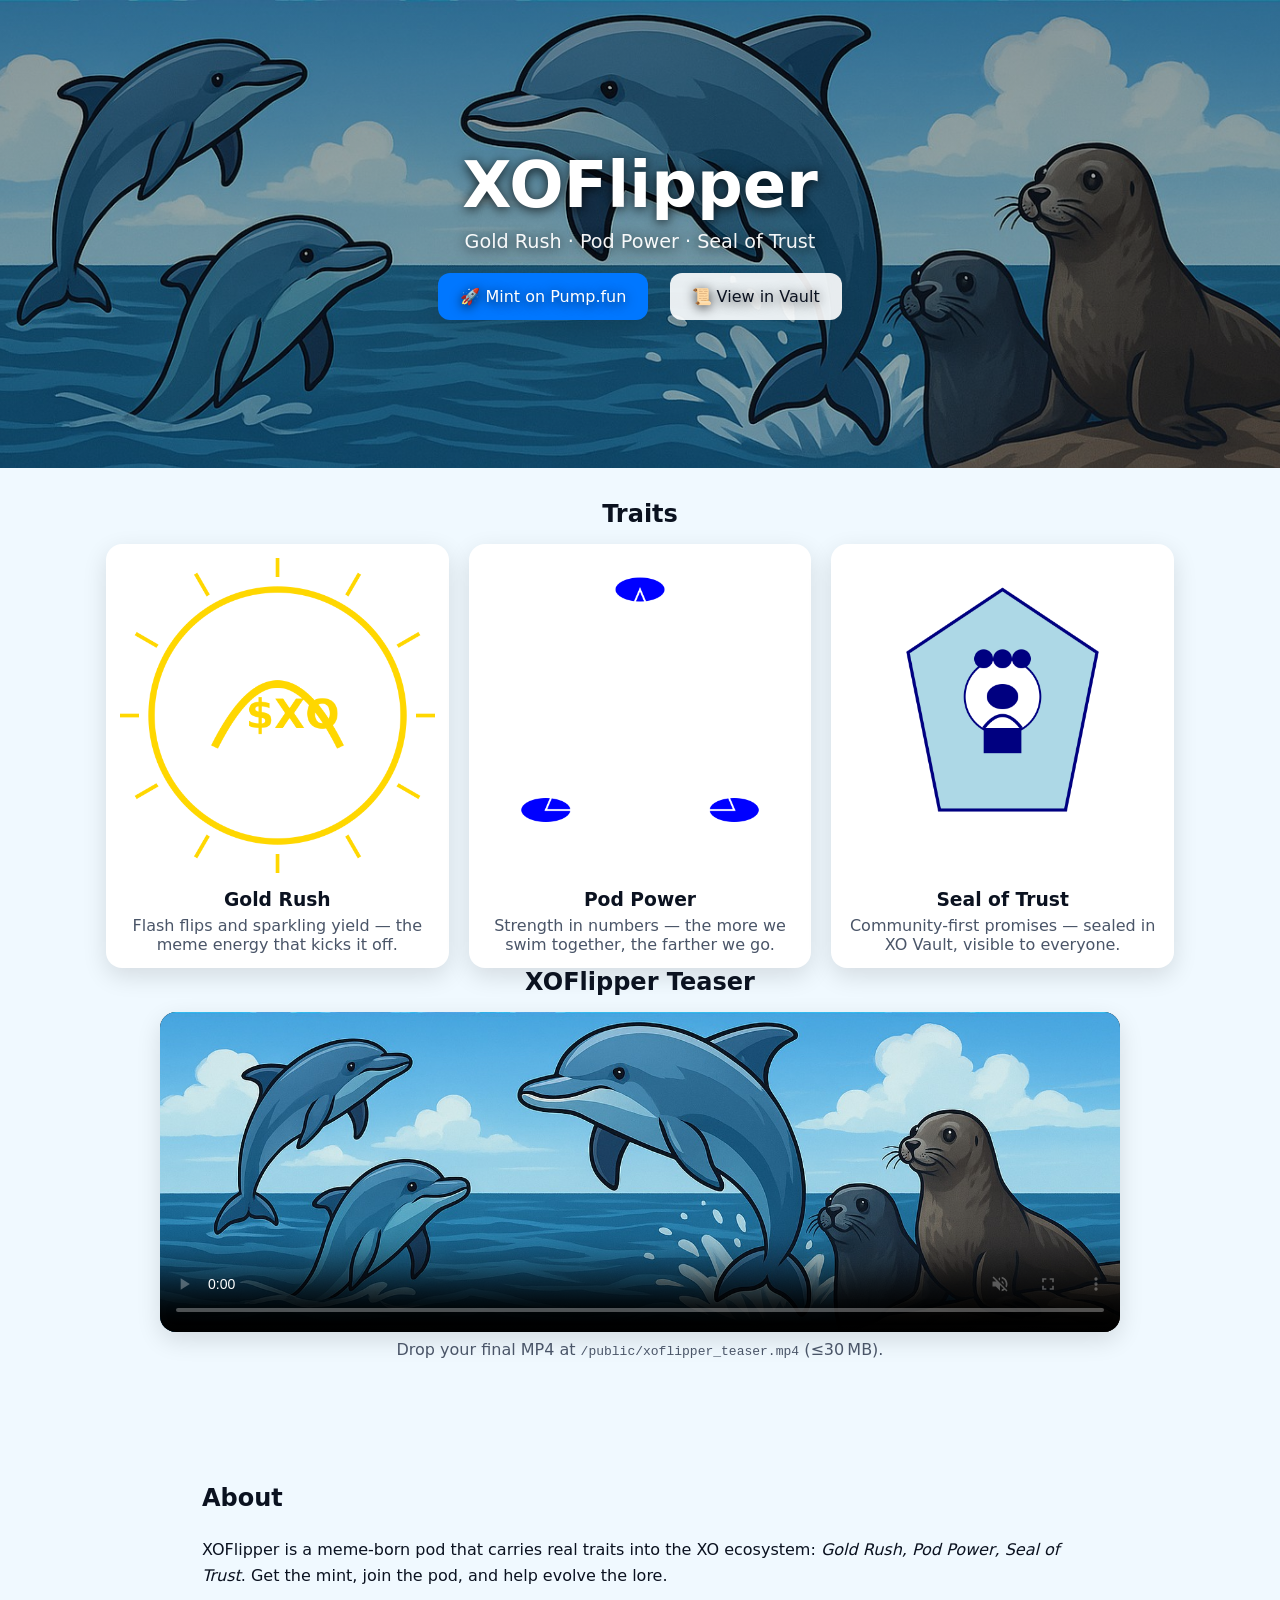
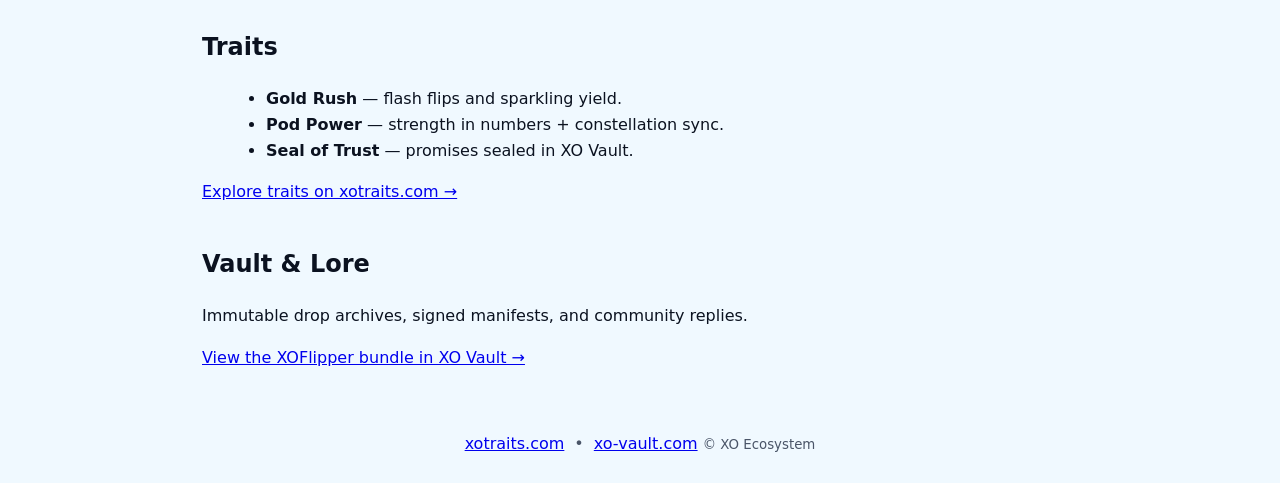
<file: index.html>
<!DOCTYPE html>
<html lang="en">
<head>
  <meta charset="UTF-8" />
  <meta name="viewport" content="width=device-width, initial-scale=1.0"/>
  <title>XOFlipper</title>
  <link rel="icon" type="image/png" href="/public/favicon.ico">
  <link rel="preload" as="image" href="/public/dolphin_seals_banner_1500x500.jpg">
  <link rel="stylesheet" href="/styles.css" />
  <meta name="description" content="XOFlipper — a playful pod with real traits. Gold Rush · Pod Power · Seal of Trust."/>
  <meta property="og:type" content="website" />
  <meta property="og:title" content="XOFlipper — Gold Rush • Pod Power • Seal of Trust" />
  <meta property="og:description" content="A playful pod with real traits. Watch the teaser." />
  <meta property="og:image" content="https://xoflip.com/public/dolphin_seals_banner_1500x500.jpg" />
  <meta property="twitter:card" content="summary_large_image" />
  <meta property="twitter:player" content="https://xoflip.com/public/xoflipper_teaser.mp4" />
  <meta property="og:type" content="website" />
  <meta property="og:title" content="XOFlipper — Gold Rush • Pod Power • Seal of Trust" />
  <meta property="og:description" content="A playful pod with real traits. Watch the teaser." />
  <meta property="og:image" content="https://xoflip.com/public/dolphin_seals_banner_1500x500.jpg" />
  <meta property="twitter:card" content="summary_large_image" />
  <meta property="twitter:player" content="https://xoflip.com/public/xoflipper_teaser.mp4" />
</head>
<body>
  <header class="hero" role="banner" aria-label="XOFlipper banner">
    <div class="hero-inner">
      <h1>XOFlipper</h1>
      <p class="tagline">Gold Rush · Pod Power · Seal of Trust</p>
      <div class="cta-row">
        <a class="btn primary" id="mint-link" href="https://pump.fun/coin/7kJydupKi5AFHxHcL3QoMmt2T1cVkhzq1P1J1meTpump">🚀 Mint on Pump.fun</a>
        <a class="btn" href="https://xo-vault.com" target="_blank" rel="noopener">📜 View in Vault</a>
      </div>
    </div>
  </header>

  <main>
    <section class="traits" aria-labelledby="traits-title">
      <h2 id="traits-title">Traits</h2>
      <div class="grid">
        <article class="card">
          <img src="/assets/png/gold_rush_1000x1000.png" alt="Gold Rush glyph">
          <h3>Gold Rush</h3>
          <p>Flash flips and sparkling yield — the meme energy that kicks it off.</p>
        </article>
        <article class="card">
          <img src="/assets/png/pod_power_1000x1000.png" alt="Pod Power glyph">
          <h3>Pod Power</h3>
          <p>Strength in numbers — the more we swim together, the farther we go.</p>
        </article>
        <article class="card">
          <img src="/assets/png/seal_of_trust_1000x1000.png" alt="Seal of Trust glyph">
          <h3>Seal of Trust</h3>
          <p>Community-first promises — sealed in XO Vault, visible to everyone.</p>
        </article>
      </div>
    </section>

    <section class="video" aria-labelledby="video-title">
      <h2 id="video-title">XOFlipper Teaser</h2>
      <div class="video-frame">
        <!-- Replace the src below with the real final video URL when ready -->
        <video autoplay muted loop playsinline controls
          poster="/public/dolphin_seals_banner_1500x500.jpg" width="100%">
          <source src="/public/xoflipper_teaser.mp4" type="video/mp4">
        </video>
      </div>
      <p class="hint">Drop your final MP4 at <code>/public/xoflipper_teaser.mp4</code> (≤30 MB).</p>
    </section>
  </main>

  <section id="about" class="stack">
    <h2>About</h2>
    <p>XOFlipper is a meme-born pod that carries real traits into the XO ecosystem:
       <em>Gold Rush, Pod Power, Seal of Trust</em>. Get the mint, join the pod, and help evolve the lore.</p>
  </section>
  
  <section id="traits" class="stack">
    <h2>Traits</h2>
    <ul class="traits-list">
      <li><strong>Gold Rush</strong> — flash flips and sparkling yield.</li>
      <li><strong>Pod Power</strong> — strength in numbers + constellation sync.</li>
      <li><strong>Seal of Trust</strong> — promises sealed in XO Vault.</li>
    </ul>
    <p><a href="https://xotraits.com/flip" target="_blank">Explore traits on xotraits.com →</a></p>
  </section>
  
  <section id="vault" class="stack">
    <h2>Vault & Lore</h2>
    <p>Immutable drop archives, signed manifests, and community replies.</p>
    <p><a href="https://xo-vault.com/vault/drops/xoflipper" target="_blank">View the XOFlipper bundle in XO Vault →</a></p>
  </section>

  <footer>
    <nav>
      <a href="https://xotraits.com" target="_blank" rel="noopener">xotraits.com</a>
      <span>•</span>
      <a href="https://xo-vault.com" target="_blank" rel="noopener">xo-vault.com</a>
    </nav>
    <small>© XO Ecosystem</small>
  </footer>

  <script>
    // Optional: dynamic overrides can go here. No-op by default.
  </script>
</body>
</html>
</file>
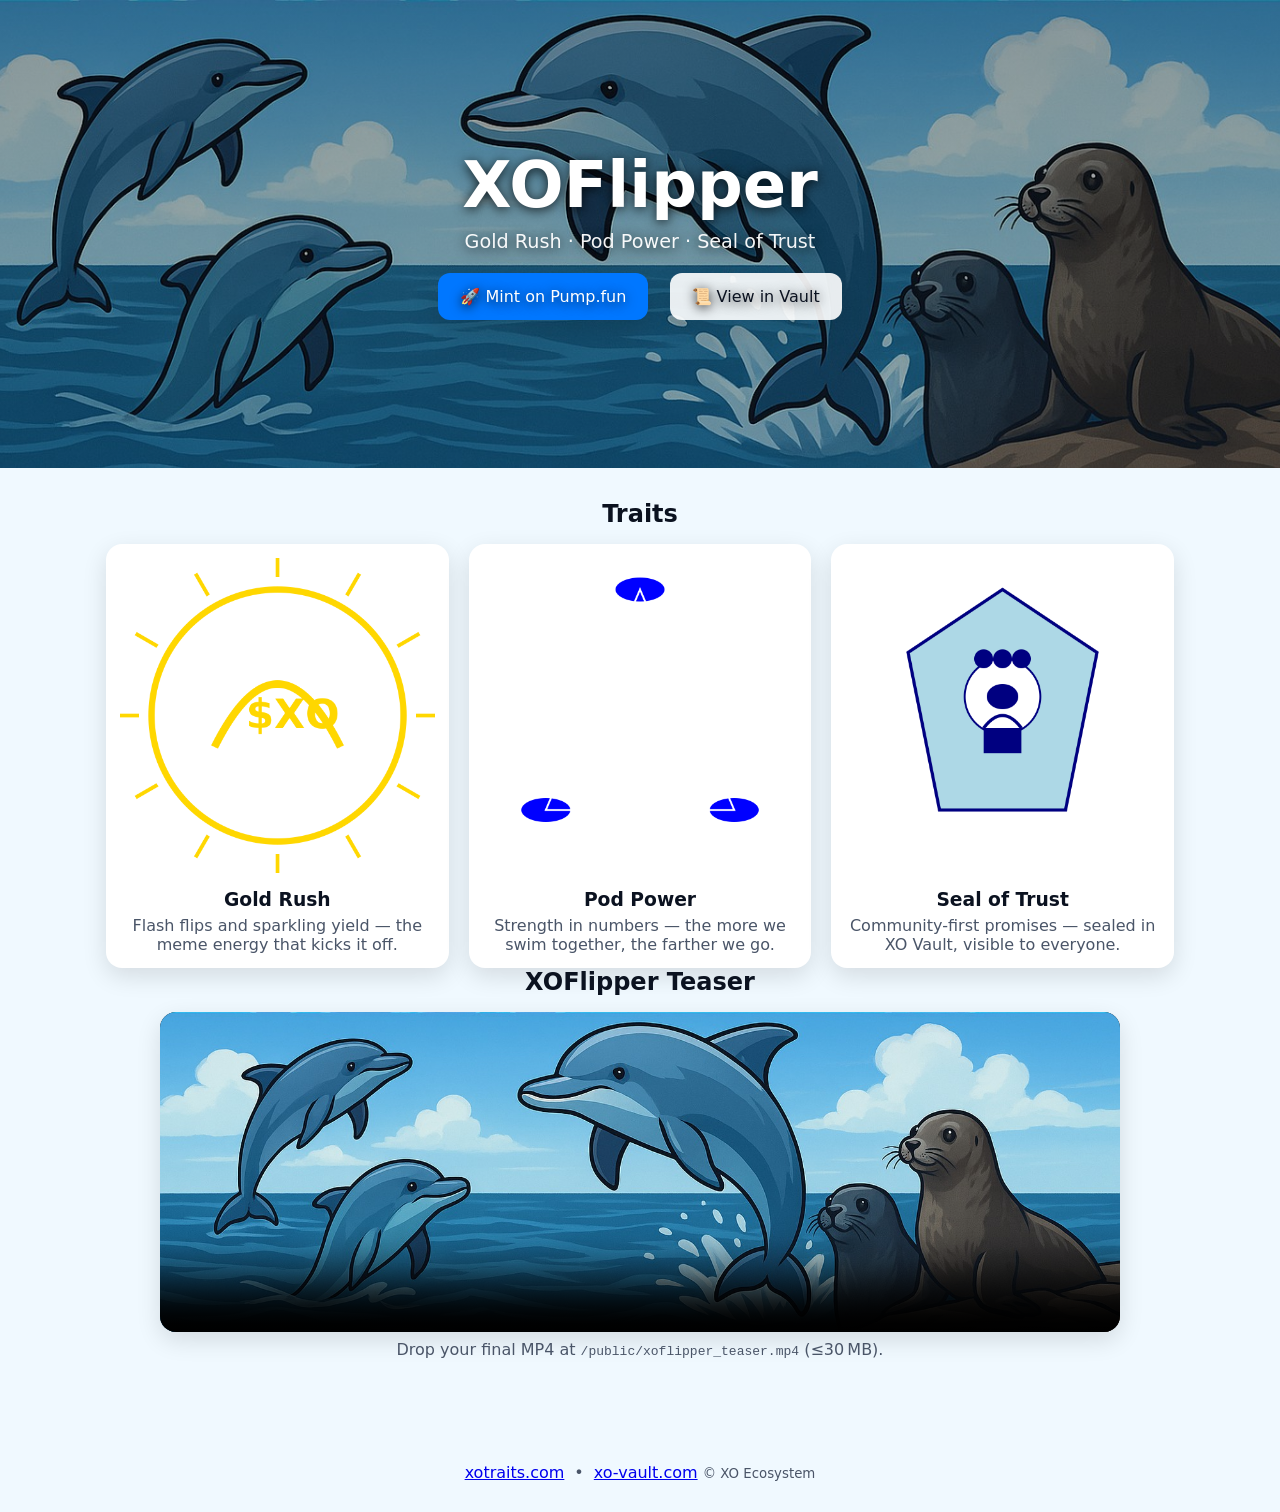
<file: .history/index_20250928044546.html>
<!DOCTYPE html>
<html lang="en">
<head>
  <meta charset="UTF-8" />
  <meta name="viewport" content="width=device-width, initial-scale=1.0"/>
  <title>XOFlipper</title>
  <link rel="icon" type="image/png" href="/public/favicon.ico">
  <link rel="preload" as="image" href="/public/dolphin_seals_banner_1500x500.jpg">
  <link rel="stylesheet" href="/styles.css" />
  <meta name="description" content="XOFlipper — a playful pod with real traits. Gold Rush · Pod Power · Seal of Trust."/>
</head>
<body>
  <header class="hero" role="banner" aria-label="XOFlipper banner">
    <div class="hero-inner">
      <h1>XOFlipper</h1>
      <p class="tagline">Gold Rush · Pod Power · Seal of Trust</p>
      <div class="cta-row">
        <a class="btn primary" href="#" id="mint-link">🚀 Mint on Pump.fun</a>
        <a class="btn" href="https://xo-vault.com" target="_blank" rel="noopener">📜 View in Vault</a>
      </div>
    </div>
  </header>

  <main>
    <section class="traits" aria-labelledby="traits-title">
      <h2 id="traits-title">Traits</h2>
      <div class="grid">
        <article class="card">
          <img src="/assets/png/gold_rush_1000x1000.png" alt="Gold Rush glyph">
          <h3>Gold Rush</h3>
          <p>Flash flips and sparkling yield — the meme energy that kicks it off.</p>
        </article>
        <article class="card">
          <img src="/assets/png/pod_power_1000x1000.png" alt="Pod Power glyph">
          <h3>Pod Power</h3>
          <p>Strength in numbers — the more we swim together, the farther we go.</p>
        </article>
        <article class="card">
          <img src="/assets/png/seal_of_trust_1000x1000.png" alt="Seal of Trust glyph">
          <h3>Seal of Trust</h3>
          <p>Community-first promises — sealed in XO Vault, visible to everyone.</p>
        </article>
      </div>
    </section>

    <section class="video" aria-labelledby="video-title">
      <h2 id="video-title">XOFlipper Teaser</h2>
      <div class="video-frame">
        <!-- Replace the src below with the real final video URL when ready -->
        <video autoplay muted loop playsinline controls poster="/public/dolphin_seals_banner_1500x500.jpg">
          <source src="/public/xoflipper_teaser.mp4" type="video/mp4">
          Your browser does not support the video tag.
        </video>
      </div>
      <p class="hint">Drop your final MP4 at <code>/public/xoflipper_teaser.mp4</code> (≤30 MB).</p>
    </section>
  </main>

  <footer>
    <nav>
      <a href="https://xotraits.com" target="_blank" rel="noopener">xotraits.com</a>
      <span>•</span>
      <a href="https://xo-vault.com" target="_blank" rel="noopener">xo-vault.com</a>
    </nav>
    <small>© XO Ecosystem</small>
  </footer>

  <script>
    // Optional: set Pump.fun link dynamically later
    const mint = document.getElementById('mint-link');
    // mint.href = 'https://pump.fun/coin/XXXX'; // fill when live
  </script>
</body>
</html>
</file>
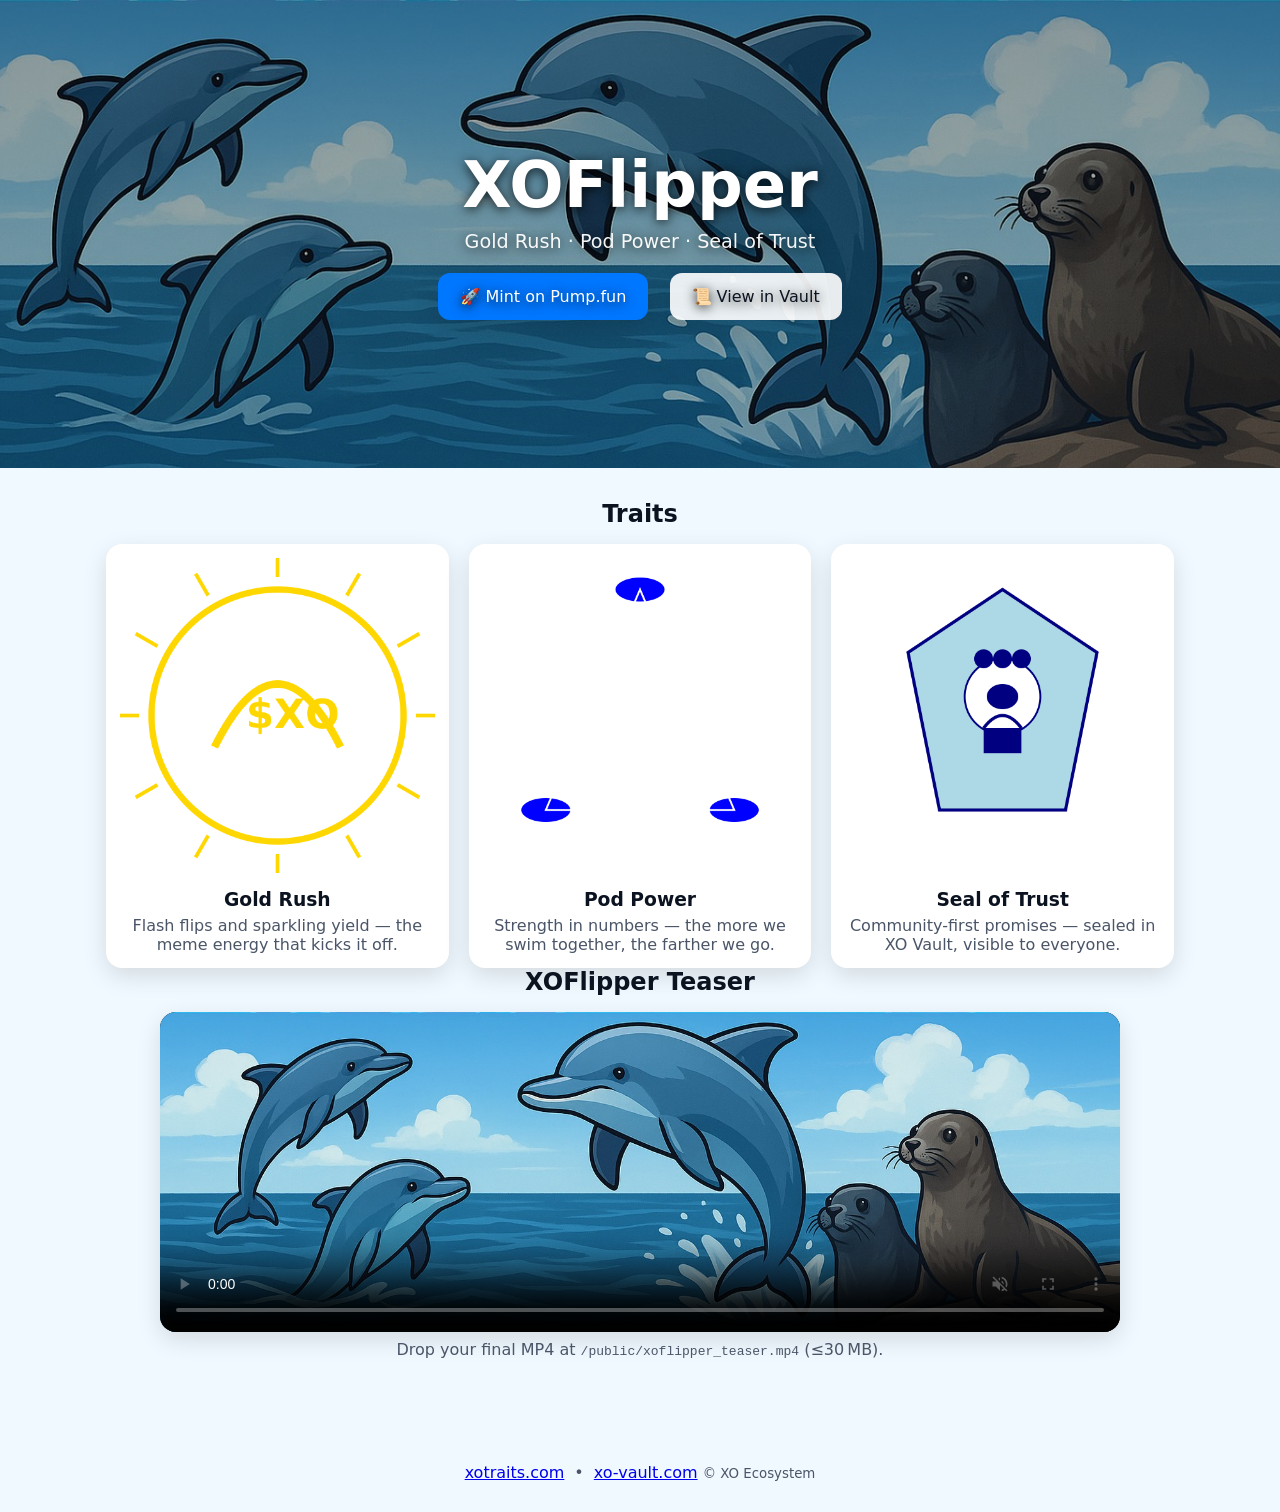
<file: .history/index_20250928134108.html>
<!DOCTYPE html>
<html lang="en">
<head>
  <meta charset="UTF-8" />
  <meta name="viewport" content="width=device-width, initial-scale=1.0"/>
  <title>XOFlipper</title>
  <link rel="icon" type="image/png" href="/public/favicon.ico">
  <link rel="preload" as="image" href="/public/dolphin_seals_banner_1500x500.jpg">
  <link rel="stylesheet" href="/styles.css" />
  <meta name="description" content="XOFlipper — a playful pod with real traits. Gold Rush · Pod Power · Seal of Trust."/>
  <meta property="og:type" content="website" />
  <meta property="og:title" content="XOFlipper — Gold Rush • Pod Power • Seal of Trust" />
  <meta property="og:description" content="A playful pod with real traits. Watch the teaser." />
  <meta property="og:image" content="https://xoflip.com/public/dolphin_seals_banner_1500x500.jpg" />
  <meta property="twitter:card" content="summary_large_image" />
  <meta property="twitter:player" content="https://xoflip.com/public/xoflipper_teaser.mp4" />
</head>
<body>
  <header class="hero" role="banner" aria-label="XOFlipper banner">
    <div class="hero-inner">
      <h1>XOFlipper</h1>
      <p class="tagline">Gold Rush · Pod Power · Seal of Trust</p>
      <div class="cta-row">
        <a class="btn primary" href="#" id="mint-link">🚀 Mint on Pump.fun</a>
        <a class="btn" href="https://xo-vault.com" target="_blank" rel="noopener">📜 View in Vault</a>
      </div>
    </div>
  </header>

  <main>
    <section class="traits" aria-labelledby="traits-title">
      <h2 id="traits-title">Traits</h2>
      <div class="grid">
        <article class="card">
          <img src="/assets/png/gold_rush_1000x1000.png" alt="Gold Rush glyph">
          <h3>Gold Rush</h3>
          <p>Flash flips and sparkling yield — the meme energy that kicks it off.</p>
        </article>
        <article class="card">
          <img src="/assets/png/pod_power_1000x1000.png" alt="Pod Power glyph">
          <h3>Pod Power</h3>
          <p>Strength in numbers — the more we swim together, the farther we go.</p>
        </article>
        <article class="card">
          <img src="/assets/png/seal_of_trust_1000x1000.png" alt="Seal of Trust glyph">
          <h3>Seal of Trust</h3>
          <p>Community-first promises — sealed in XO Vault, visible to everyone.</p>
        </article>
      </div>
    </section>

    <section class="video" aria-labelledby="video-title">
      <h2 id="video-title">XOFlipper Teaser</h2>
      <div class="video-frame">
        <!-- Replace the src below with the real final video URL when ready -->
        <video autoplay muted loop playsinline controls poster="/public/dolphin_seals_banner_1500x500.jpg">
          <source src="/public/xoflipper_teaser.mp4" type="video/mp4">
          Your browser does not support the video tag.
        </video>
      </div>
      <p class="hint">Drop your final MP4 at <code>/public/xoflipper_teaser.mp4</code> (≤30 MB).</p>
    </section>
  </main>

  <footer>
    <nav>
      <a href="https://xotraits.com" target="_blank" rel="noopener">xotraits.com</a>
      <span>•</span>
      <a href="https://xo-vault.com" target="_blank" rel="noopener">xo-vault.com</a>
    </nav>
    <small>© XO Ecosystem</small>
  </footer>

  <script>
    // Optional: set Pump.fun link dynamically later
    const mint = document.getElementById('mint-link');
    // mint.href = 'https://pump.fun/coin/XXXX'; // fill when live
  </script>
</body>
</html>
</file>
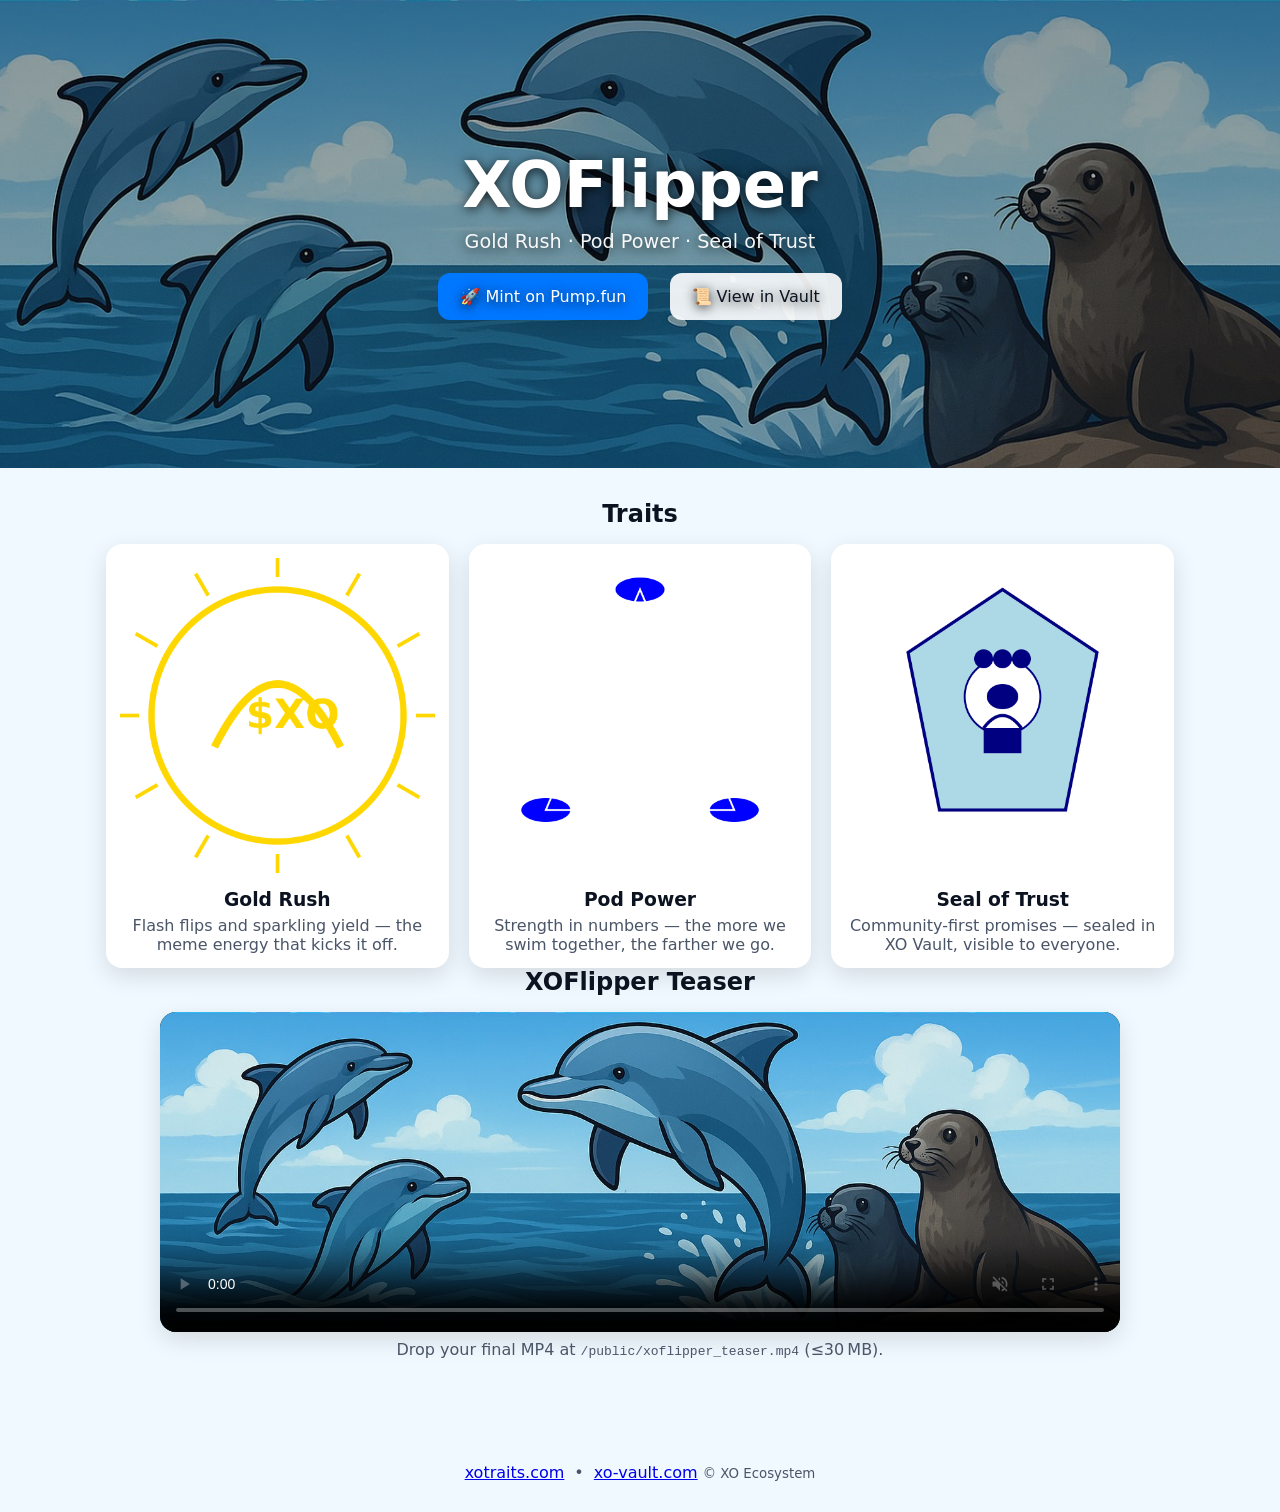
<file: .history/index_20250928134237.html>
<!DOCTYPE html>
<html lang="en">
<head>
  <meta charset="UTF-8" />
  <meta name="viewport" content="width=device-width, initial-scale=1.0"/>
  <title>XOFlipper</title>
  <link rel="icon" type="image/png" href="/public/favicon.ico">
  <link rel="preload" as="image" href="/public/dolphin_seals_banner_1500x500.jpg">
  <link rel="stylesheet" href="/styles.css" />
  <meta name="description" content="XOFlipper — a playful pod with real traits. Gold Rush · Pod Power · Seal of Trust."/>
  <meta property="og:type" content="website" />
  <meta property="og:title" content="XOFlipper — Gold Rush • Pod Power • Seal of Trust" />
  <meta property="og:description" content="A playful pod with real traits. Watch the teaser." />
  <meta property="og:image" content="https://xoflip.com/public/dolphin_seals_banner_1500x500.jpg" />
  <meta property="twitter:card" content="summary_large_image" />
  <meta property="twitter:player" content="https://xoflip.com/public/xoflipper_teaser.mp4" />
</head>
<body>
  <header class="hero" role="banner" aria-label="XOFlipper banner">
    <div class="hero-inner">
      <h1>XOFlipper</h1>
      <p class="tagline">Gold Rush · Pod Power · Seal of Trust</p>
      <div class="cta-row">
        <a class="btn primary" href="#" id="mint-link">🚀 Mint on Pump.fun</a>
        <a class="btn" href="https://xo-vault.com" target="_blank" rel="noopener">📜 View in Vault</a>
      </div>
    </div>
  </header>

  <main>
    <section class="traits" aria-labelledby="traits-title">
      <h2 id="traits-title">Traits</h2>
      <div class="grid">
        <article class="card">
          <img src="/assets/png/gold_rush_1000x1000.png" alt="Gold Rush glyph">
          <h3>Gold Rush</h3>
          <p>Flash flips and sparkling yield — the meme energy that kicks it off.</p>
        </article>
        <article class="card">
          <img src="/assets/png/pod_power_1000x1000.png" alt="Pod Power glyph">
          <h3>Pod Power</h3>
          <p>Strength in numbers — the more we swim together, the farther we go.</p>
        </article>
        <article class="card">
          <img src="/assets/png/seal_of_trust_1000x1000.png" alt="Seal of Trust glyph">
          <h3>Seal of Trust</h3>
          <p>Community-first promises — sealed in XO Vault, visible to everyone.</p>
        </article>
      </div>
    </section>

    <section class="video" aria-labelledby="video-title">
      <h2 id="video-title">XOFlipper Teaser</h2>
      <div class="video-frame">
        <!-- Replace the src below with the real final video URL when ready -->
        <video autoplay muted loop playsinline controls
        poster="/public/dolphin_seals_banner_1500x500.jpg" width="100%">
        <source src="/public/xoflipper_teaser.mp4" type="video/mp4">
        </video>
      </div>
      <p class="hint">Drop your final MP4 at <code>/public/xoflipper_teaser.mp4</code> (≤30 MB).</p>
    </section>
  </main>

  <footer>
    <nav>
      <a href="https://xotraits.com" target="_blank" rel="noopener">xotraits.com</a>
      <span>•</span>
      <a href="https://xo-vault.com" target="_blank" rel="noopener">xo-vault.com</a>
    </nav>
    <small>© XO Ecosystem</small>
  </footer>

  <script>
    // Optional: set Pump.fun link dynamically later
    const mint = document.getElementById('mint-link');
    // mint.href = 'https://pump.fun/coin/XXXX'; // fill when live
  </script>
</body>
</html>
</file>
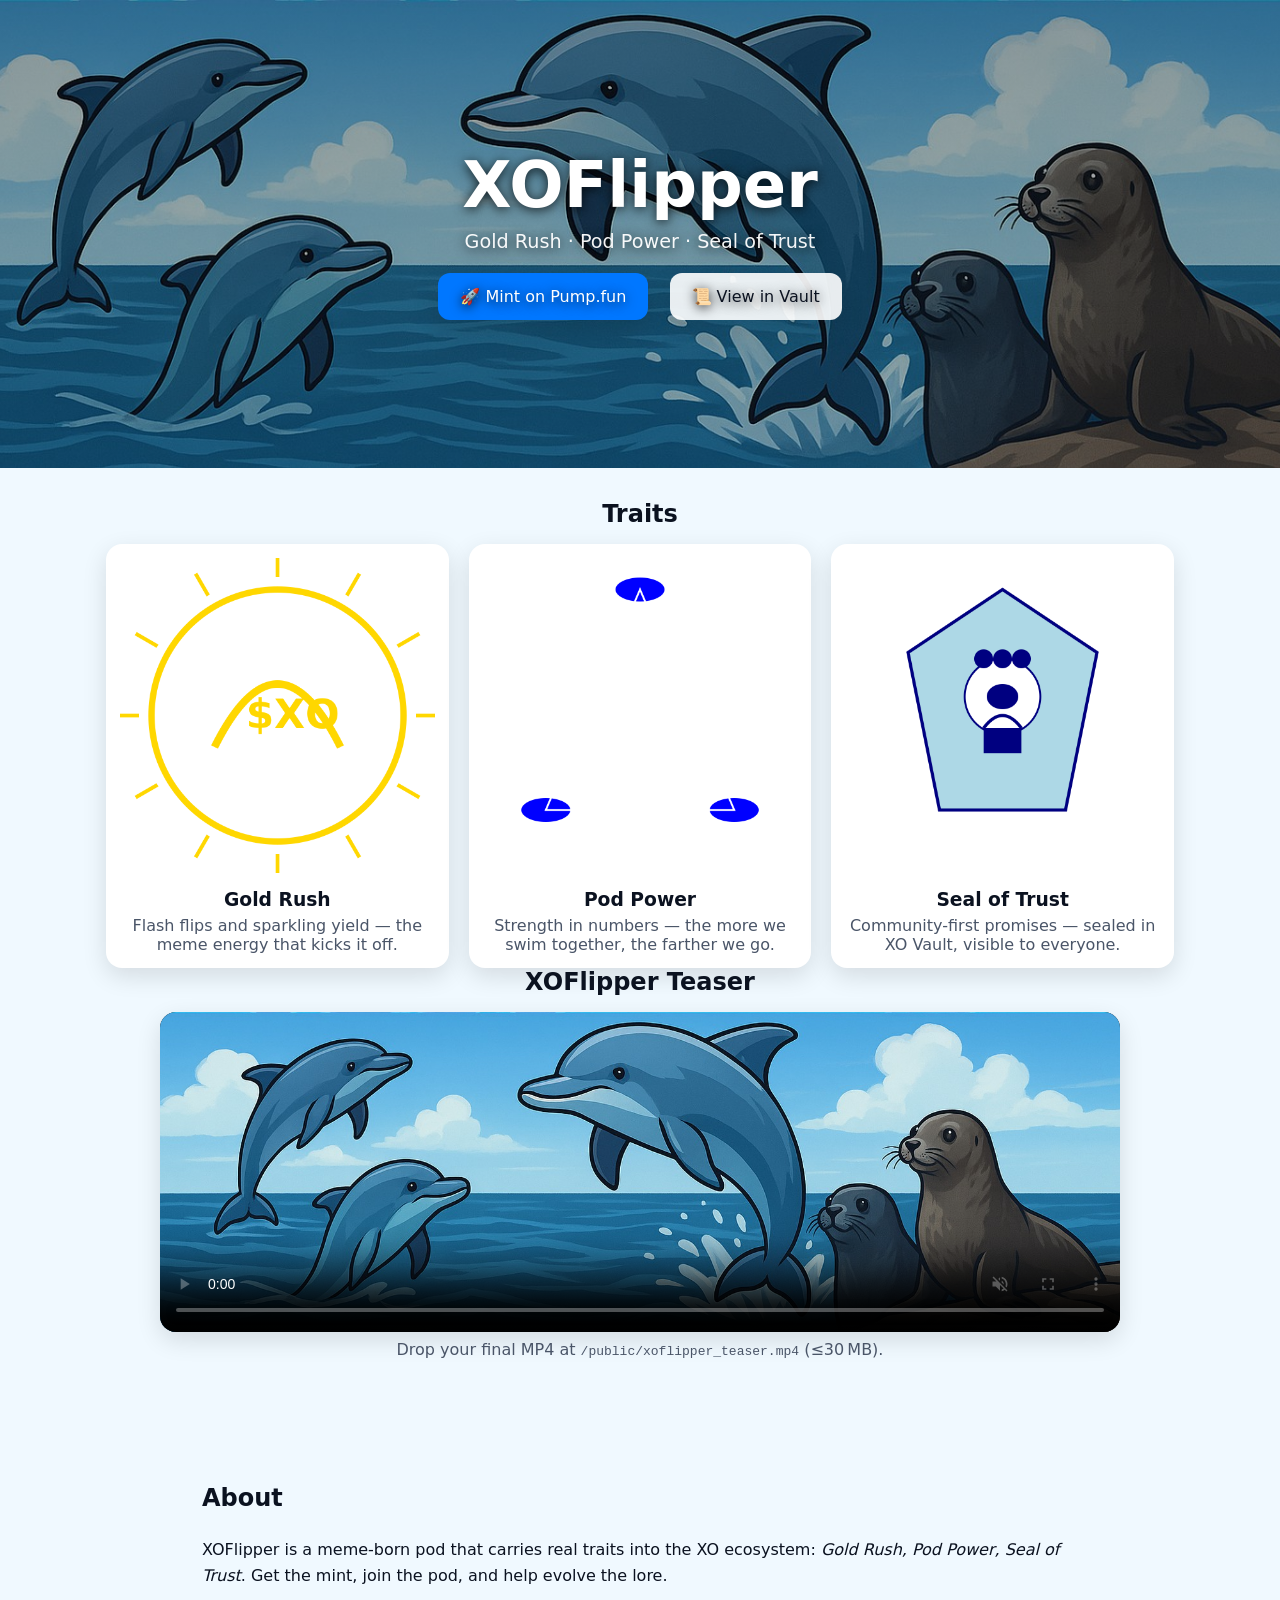
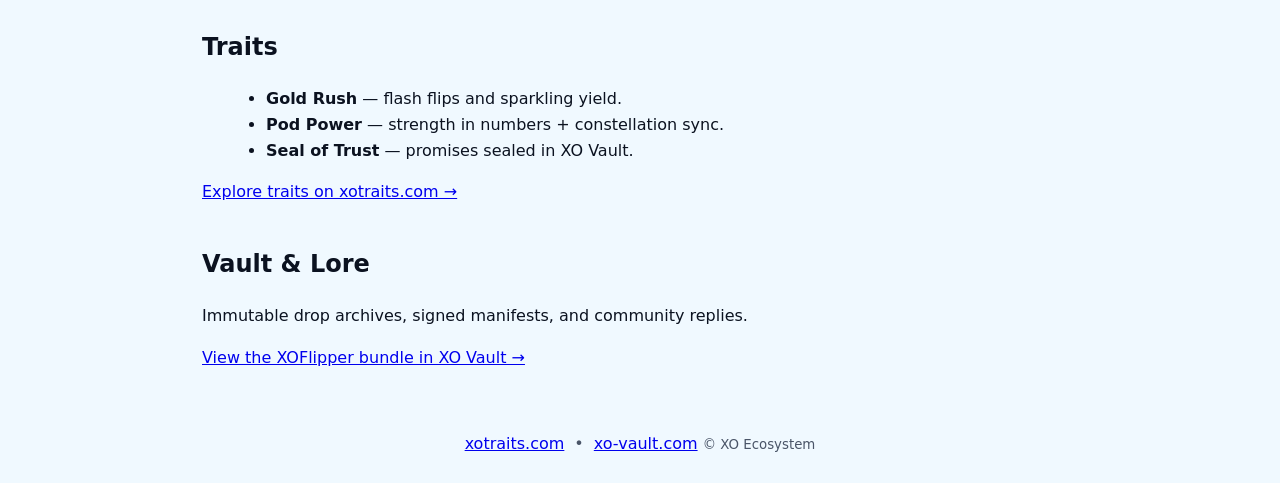
<file: .history/index_20250928134322.html>
<!DOCTYPE html>
<html lang="en">
<head>
  <meta charset="UTF-8" />
  <meta name="viewport" content="width=device-width, initial-scale=1.0"/>
  <title>XOFlipper</title>
  <link rel="icon" type="image/png" href="/public/favicon.ico">
  <link rel="preload" as="image" href="/public/dolphin_seals_banner_1500x500.jpg">
  <link rel="stylesheet" href="/styles.css" />
  <meta name="description" content="XOFlipper — a playful pod with real traits. Gold Rush · Pod Power · Seal of Trust."/>
  <meta property="og:type" content="website" />
  <meta property="og:title" content="XOFlipper — Gold Rush • Pod Power • Seal of Trust" />
  <meta property="og:description" content="A playful pod with real traits. Watch the teaser." />
  <meta property="og:image" content="https://xoflip.com/public/dolphin_seals_banner_1500x500.jpg" />
  <meta property="twitter:card" content="summary_large_image" />
  <meta property="twitter:player" content="https://xoflip.com/public/xoflipper_teaser.mp4" />
</head>
<body>
  <header class="hero" role="banner" aria-label="XOFlipper banner">
    <div class="hero-inner">
      <h1>XOFlipper</h1>
      <p class="tagline">Gold Rush · Pod Power · Seal of Trust</p>
      <div class="cta-row">
        <a class="btn primary" href="#" id="mint-link">🚀 Mint on Pump.fun</a>
        <a class="btn" href="https://xo-vault.com" target="_blank" rel="noopener">📜 View in Vault</a>
      </div>
    </div>
  </header>

  <main>
    <section class="traits" aria-labelledby="traits-title">
      <h2 id="traits-title">Traits</h2>
      <div class="grid">
        <article class="card">
          <img src="/assets/png/gold_rush_1000x1000.png" alt="Gold Rush glyph">
          <h3>Gold Rush</h3>
          <p>Flash flips and sparkling yield — the meme energy that kicks it off.</p>
        </article>
        <article class="card">
          <img src="/assets/png/pod_power_1000x1000.png" alt="Pod Power glyph">
          <h3>Pod Power</h3>
          <p>Strength in numbers — the more we swim together, the farther we go.</p>
        </article>
        <article class="card">
          <img src="/assets/png/seal_of_trust_1000x1000.png" alt="Seal of Trust glyph">
          <h3>Seal of Trust</h3>
          <p>Community-first promises — sealed in XO Vault, visible to everyone.</p>
        </article>
      </div>
    </section>

    <section class="video" aria-labelledby="video-title">
      <h2 id="video-title">XOFlipper Teaser</h2>
      <div class="video-frame">
        <!-- Replace the src below with the real final video URL when ready -->
        <video autoplay muted loop playsinline controls
        poster="/public/dolphin_seals_banner_1500x500.jpg" width="100%">
        <source src="/public/xoflipper_teaser.mp4" type="video/mp4">
        </video>
      </div>
      <p class="hint">Drop your final MP4 at <code>/public/xoflipper_teaser.mp4</code> (≤30 MB).</p>
    </section>
  </main>
  
  <section id="about" class="stack">
    <h2>About</h2>
    <p>XOFlipper is a meme-born pod that carries real traits into the XO ecosystem:
       <em>Gold Rush, Pod Power, Seal of Trust</em>. Get the mint, join the pod, and help evolve the lore.</p>
  </section>
  
  <section id="traits" class="stack">
    <h2>Traits</h2>
    <ul class="traits-list">
      <li><strong>Gold Rush</strong> — flash flips and sparkling yield.</li>
      <li><strong>Pod Power</strong> — strength in numbers + constellation sync.</li>
      <li><strong>Seal of Trust</strong> — promises sealed in XO Vault.</li>
    </ul>
    <p><a href="https://xotraits.com/flip" target="_blank">Explore traits on xotraits.com →</a></p>
  </section>
  
  <section id="vault" class="stack">
    <h2>Vault & Lore</h2>
    <p>Immutable drop archives, signed manifests, and community replies.</p>
    <p><a href="https://xo-vault.com/vault/drops/xoflipper" target="_blank">View the XOFlipper bundle in XO Vault →</a></p>
  </section>

  <footer>
    <nav>
      <a href="https://xotraits.com" target="_blank" rel="noopener">xotraits.com</a>
      <span>•</span>
      <a href="https://xo-vault.com" target="_blank" rel="noopener">xo-vault.com</a>
    </nav>
    <small>© XO Ecosystem</small>
  </footer>

  <script>
    // Optional: set Pump.fun link dynamically later
    const mint = document.getElementById('mint-link');
    // mint.href = 'https://pump.fun/coin/XXXX'; // fill when live
  </script>
</body>
</html>
</file>
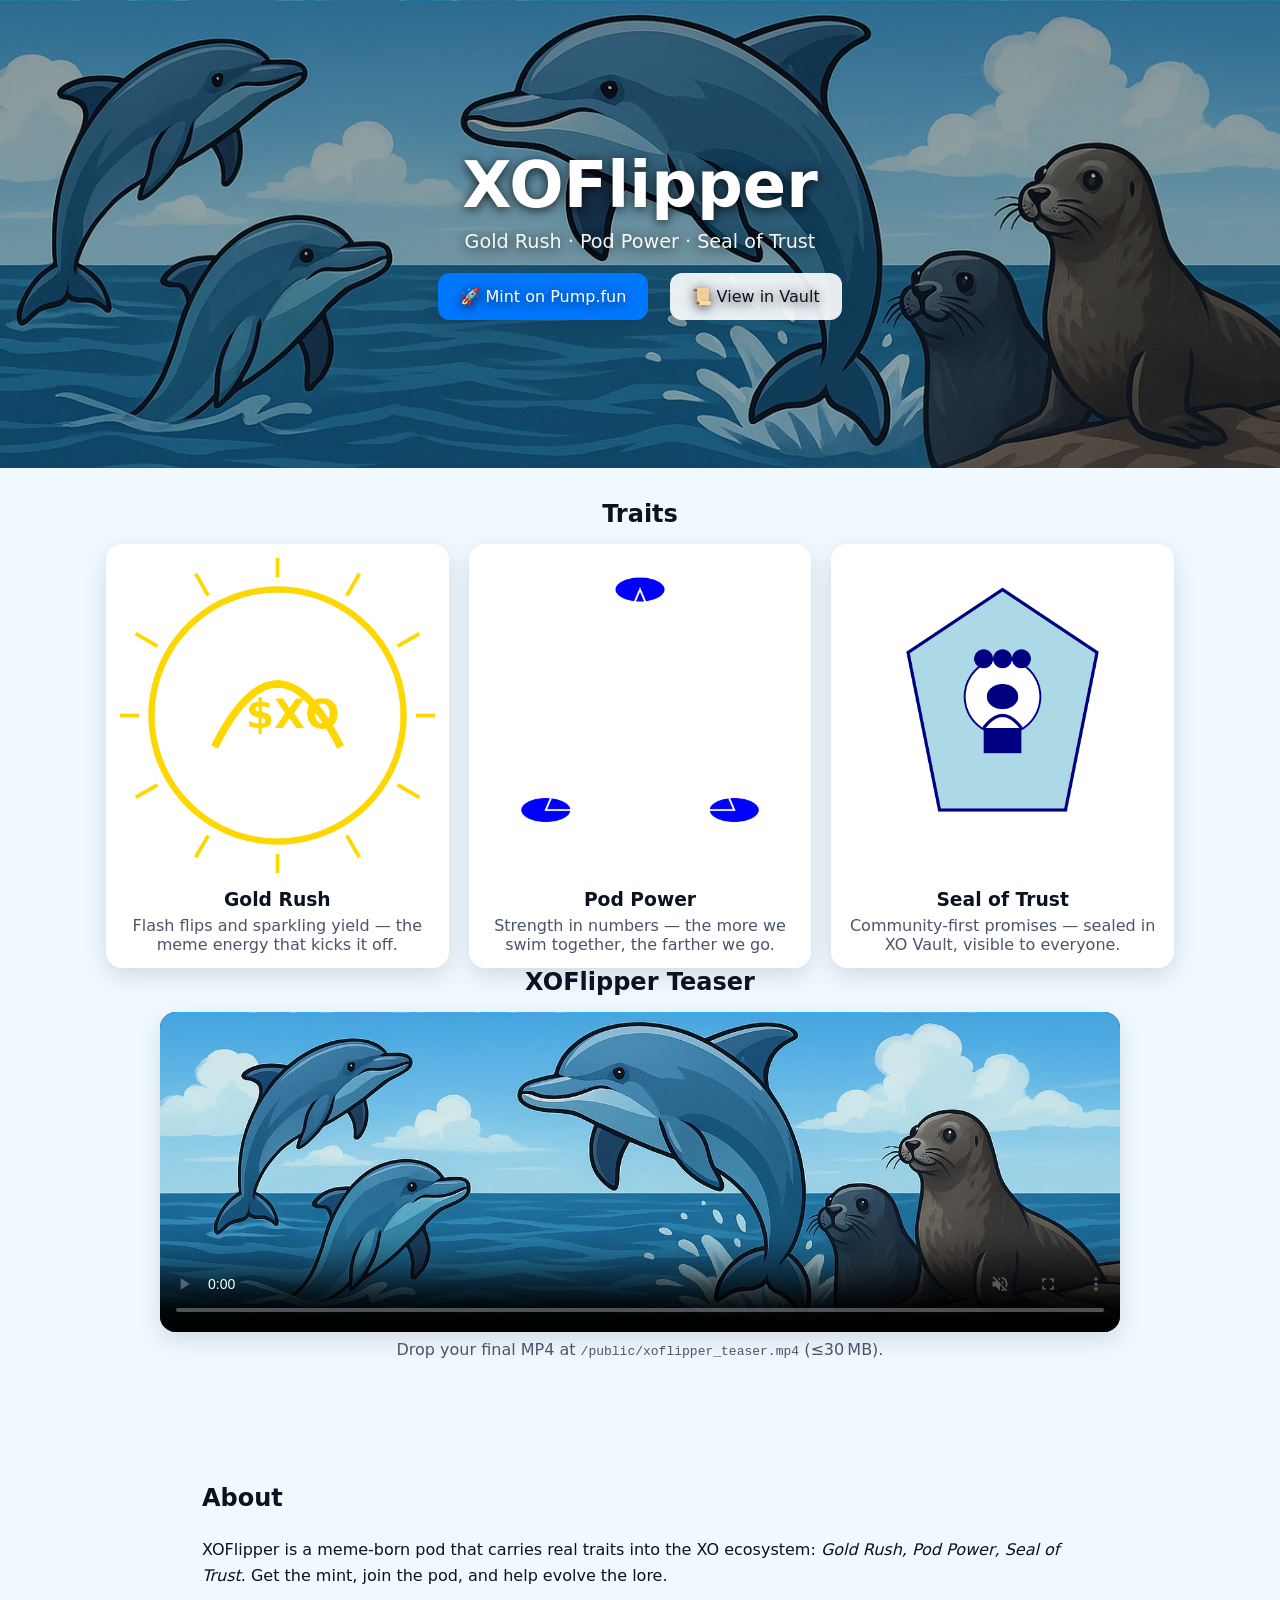
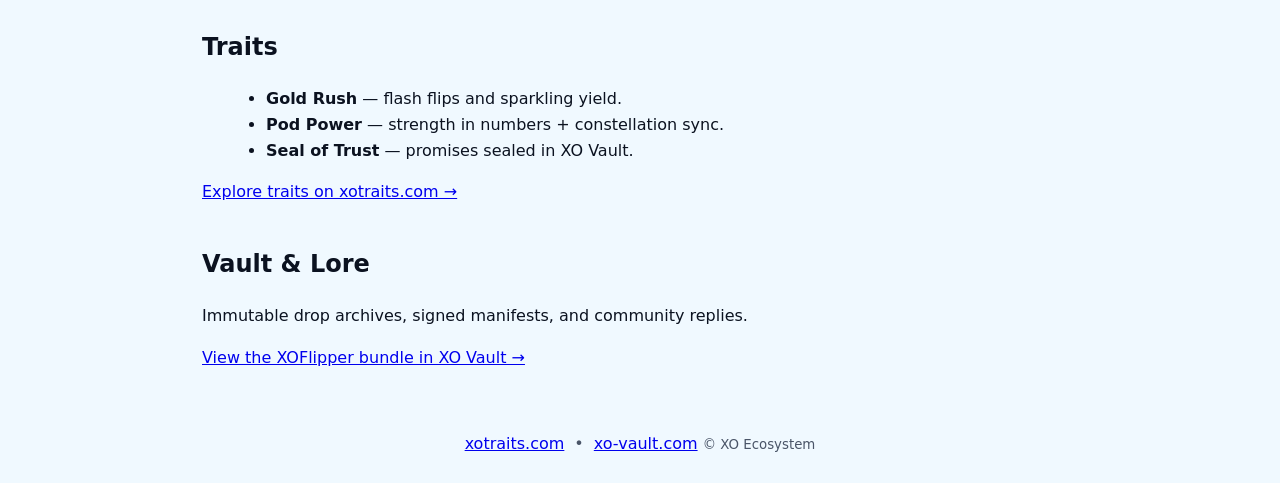
<file: .history/index_20250928160641.html>
<!DOCTYPE html>
<html lang="en">
<head>
  <meta charset="UTF-8" />
  <meta name="viewport" content="width=device-width, initial-scale=1.0"/>
  <title>XOFlipper</title>
  <link rel="icon" type="image/png" href="/public/favicon.ico">
  <link rel="preload" as="image" href="/public/dolphin_seals_banner_1500x500.jpg">
  <link rel="stylesheet" href="/styles.css" />
  <meta name="description" content="XOFlipper — a playful pod with real traits. Gold Rush · Pod Power · Seal of Trust."/>
  <meta property="og:type" content="website" />
  <meta property="og:title" content="XOFlipper — Gold Rush • Pod Power • Seal of Trust" />
  <meta property="og:description" content="A playful pod with real traits. Watch the teaser." />
  <meta property="og:image" content="https://xoflip.com/public/dolphin_seals_banner_1500x500.jpg" />
  <meta property="twitter:card" content="summary_large_image" />
  <meta property="twitter:player" content="https://xoflip.com/public/xoflipper_teaser.mp4" />
</head>
<body>
  <header class="hero" role="banner" aria-label="XOFlipper banner">
    <div class="hero-inner">
      <h1>XOFlipper</h1>
      <p class="tagline">Gold Rush · Pod Power · Seal of Trust</p>
      <div class="cta-row">
        <a class="btn primary" href="#" id="mint-link">🚀 Mint on Pump.fun</a>
        <a class="btn" href="https://xo-vault.com" target="_blank" rel="noopener">📜 View in Vault</a>
      </div>
    </div>
  </header>

  <main>
    <section class="traits" aria-labelledby="traits-title">
      <h2 id="traits-title">Traits</h2>
      <div class="grid">
        <article class="card">
          <img src="/assets/png/gold_rush_1000x1000.png" alt="Gold Rush glyph">
          <h3>Gold Rush</h3>
          <p>Flash flips and sparkling yield — the meme energy that kicks it off.</p>
        </article>
        <article class="card">
          <img src="/assets/png/pod_power_1000x1000.png" alt="Pod Power glyph">
          <h3>Pod Power</h3>
          <p>Strength in numbers — the more we swim together, the farther we go.</p>
        </article>
        <article class="card">
          <img src="/assets/png/seal_of_trust_1000x1000.png" alt="Seal of Trust glyph">
          <h3>Seal of Trust</h3>
          <p>Community-first promises — sealed in XO Vault, visible to everyone.</p>
        </article>
      </div>
    </section>

    <section class="video" aria-labelledby="video-title">
      <h2 id="video-title">XOFlipper Teaser</h2>
      <div class="video-frame">
        <!-- Replace the src below with the real final video URL when ready -->
        <video autoplay muted loop playsinline controls
        poster="/public/dolphin_seals_banner_1500x500.jpg" width="100%">
        <source src="/public/xoflipper_teaser.mp4" type="video/mp4">
        </video>
      </div>
      <p class="hint">Drop your final MP4 at <code>/public/xoflipper_teaser.mp4</code> (≤30 MB).</p>
    </section>
  </main>

  <section id="about" class="stack">
    <h2>About</h2>
    <p>XOFlipper is a meme-born pod that carries real traits into the XO ecosystem:
       <em>Gold Rush, Pod Power, Seal of Trust</em>. Get the mint, join the pod, and help evolve the lore.</p>
  </section>
  
  <section id="traits" class="stack">
    <h2>Traits</h2>
    <ul class="traits-list">
      <li><strong>Gold Rush</strong> — flash flips and sparkling yield.</li>
      <li><strong>Pod Power</strong> — strength in numbers + constellation sync.</li>
      <li><strong>Seal of Trust</strong> — promises sealed in XO Vault.</li>
    </ul>
    <p><a href="https://xotraits.com/flip" target="_blank">Explore traits on xotraits.com →</a></p>
  </section>
  
  <section id="vault" class="stack">
    <h2>Vault & Lore</h2>
    <p>Immutable drop archives, signed manifests, and community replies.</p>
    <p><a href="https://xo-vault.com/vault/drops/xoflipper" target="_blank">View the XOFlipper bundle in XO Vault →</a></p>
  </section>

  <footer>
    <nav>
      <a href="https://xotraits.com" target="_blank" rel="noopener">xotraits.com</a>
      <span>•</span>
      <a href="https://xo-vault.com" target="_blank" rel="noopener">xo-vault.com</a>
    </nav>
    <small>© XO Ecosystem</small>
  </footer>

  <script>
    // Optional: set Pump.fun link dynamically later
    const mint = document.getElementById('mint-link');
          mint.href = 'https://pump.fun/coin/7kJydupKi5AFHxHcL3QoMmt2T1cVkhzq1P1J1meTpump'; // fill when live
  </script>
</body>
</html>
</file>
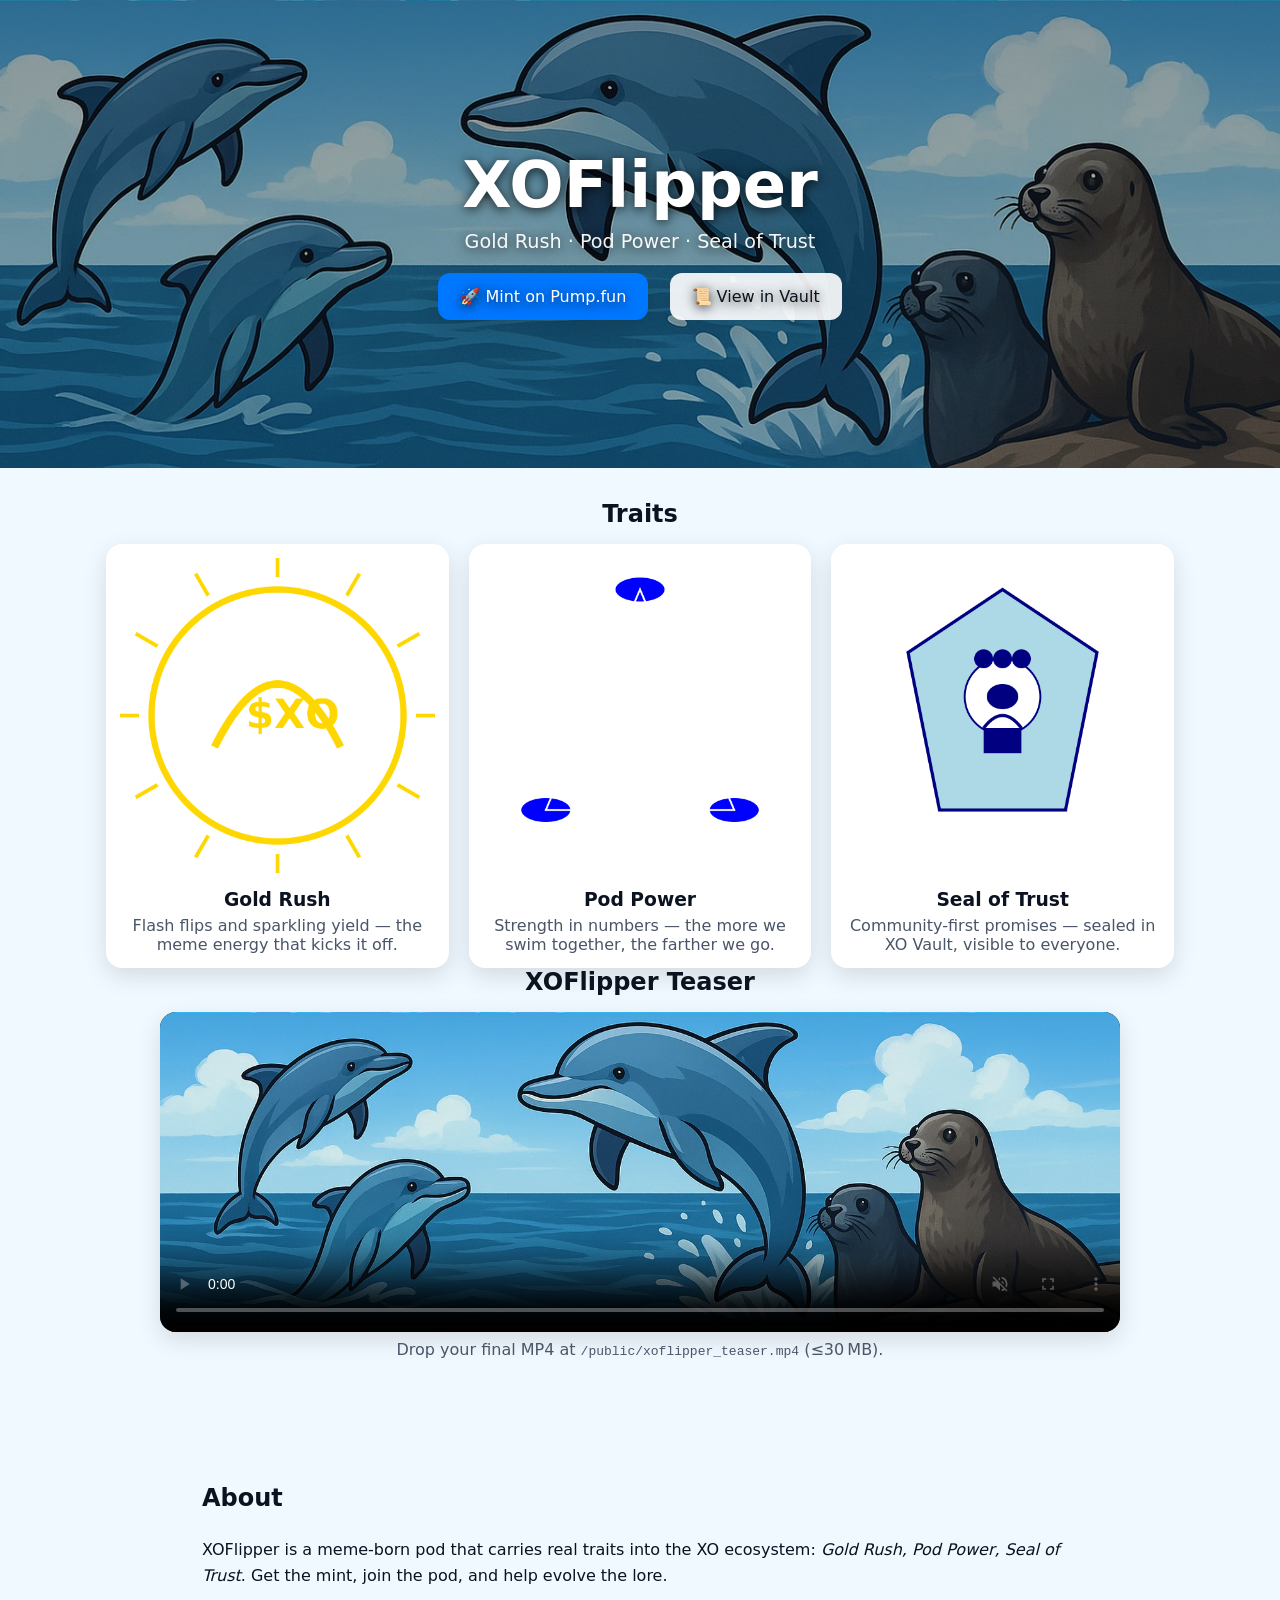
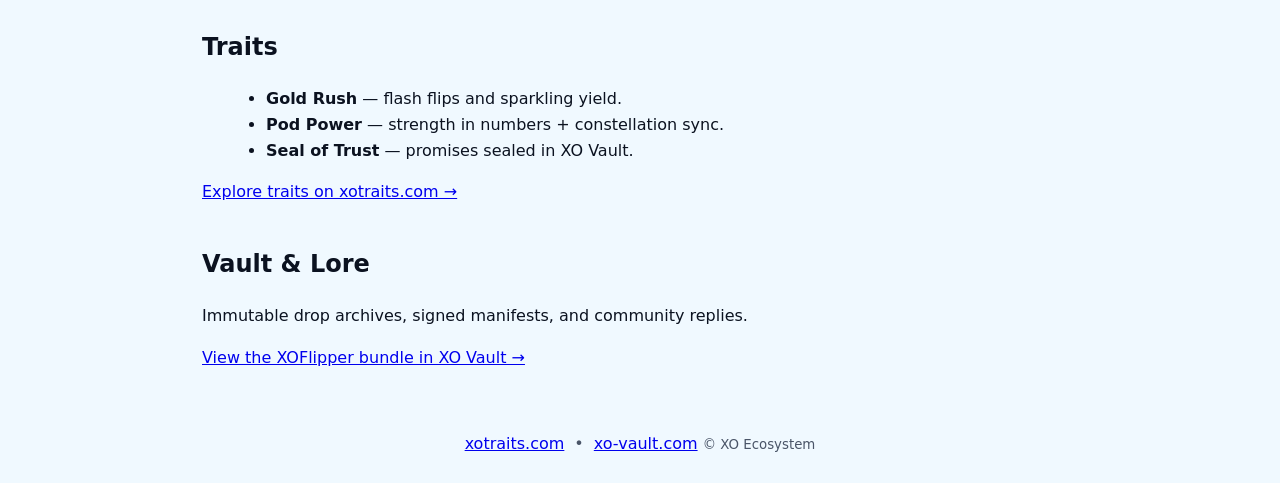
<file: .history/index_20250928163828.html>
<!DOCTYPE html>
<html lang="en">
<head>
  <meta charset="UTF-8" />
  <meta name="viewport" content="width=device-width, initial-scale=1.0"/>
  <title>XOFlipper</title>
  <link rel="icon" type="image/png" href="/public/favicon.ico">
  <link rel="preload" as="image" href="/public/dolphin_seals_banner_1500x500.jpg">
  <link rel="stylesheet" href="/styles.css" />
  <meta name="description" content="XOFlipper — a playful pod with real traits. Gold Rush · Pod Power · Seal of Trust."/>
  <meta property="og:type" content="website" />
  <meta property="og:title" content="XOFlipper — Gold Rush • Pod Power • Seal of Trust" />
  <meta property="og:description" content="A playful pod with real traits. Watch the teaser." />
  <meta property="og:image" content="https://xoflip.com/public/dolphin_seals_banner_1500x500.jpg" />
  <meta property="twitter:card" content="summary_large_image" />
  <meta property="twitter:player" content="https://xoflip.com/public/xoflipper_teaser.mp4" />
  <meta property="og:type" content="website" />
  <meta property="og:title" content="XOFlipper — Gold Rush • Pod Power • Seal of Trust" />
  <meta property="og:description" content="A playful pod with real traits. Watch the teaser." />
  <meta property="og:image" content="https://xoflip.com/public/dolphin_seals_banner_1500x500.jpg" />
  <meta property="twitter:card" content="summary_large_image" />
  <meta property="twitter:player" content="https://xoflip.com/public/xoflipper_teaser.mp4" />
</head>
<body>
  <header class="hero" role="banner" aria-label="XOFlipper banner">
    <div class="hero-inner">
      <h1>XOFlipper</h1>
      <p class="tagline">Gold Rush · Pod Power · Seal of Trust</p>
      <div class="cta-row">
        <a class="btn primary" id="mint-link" href="https://pump.fun/coin/REPLACE">🚀 Mint on Pump.fun</a>
        <a class="btn" href="https://xo-vault.com" target="_blank" rel="noopener">📜 View in Vault</a>
      </div>
    </div>
  </header>

  <main>
    <section class="traits" aria-labelledby="traits-title">
      <h2 id="traits-title">Traits</h2>
      <div class="grid">
        <article class="card">
          <img src="/assets/png/gold_rush_1000x1000.png" alt="Gold Rush glyph">
          <h3>Gold Rush</h3>
          <p>Flash flips and sparkling yield — the meme energy that kicks it off.</p>
        </article>
        <article class="card">
          <img src="/assets/png/pod_power_1000x1000.png" alt="Pod Power glyph">
          <h3>Pod Power</h3>
          <p>Strength in numbers — the more we swim together, the farther we go.</p>
        </article>
        <article class="card">
          <img src="/assets/png/seal_of_trust_1000x1000.png" alt="Seal of Trust glyph">
          <h3>Seal of Trust</h3>
          <p>Community-first promises — sealed in XO Vault, visible to everyone.</p>
        </article>
      </div>
    </section>

    <section class="video" aria-labelledby="video-title">
      <h2 id="video-title">XOFlipper Teaser</h2>
      <div class="video-frame">
        <!-- Replace the src below with the real final video URL when ready -->
        <video autoplay muted loop playsinline controls
          poster="/public/dolphin_seals_banner_1500x500.jpg" width="100%">
          <source src="/public/xoflipper_teaser.mp4" type="video/mp4">
        </video>
      </div>
      <p class="hint">Drop your final MP4 at <code>/public/xoflipper_teaser.mp4</code> (≤30 MB).</p>
    </section>
  </main>

  <section id="about" class="stack">
    <h2>About</h2>
    <p>XOFlipper is a meme-born pod that carries real traits into the XO ecosystem:
       <em>Gold Rush, Pod Power, Seal of Trust</em>. Get the mint, join the pod, and help evolve the lore.</p>
  </section>
  
  <section id="traits" class="stack">
    <h2>Traits</h2>
    <ul class="traits-list">
      <li><strong>Gold Rush</strong> — flash flips and sparkling yield.</li>
      <li><strong>Pod Power</strong> — strength in numbers + constellation sync.</li>
      <li><strong>Seal of Trust</strong> — promises sealed in XO Vault.</li>
    </ul>
    <p><a href="https://xotraits.com/flip" target="_blank">Explore traits on xotraits.com →</a></p>
  </section>
  
  <section id="vault" class="stack">
    <h2>Vault & Lore</h2>
    <p>Immutable drop archives, signed manifests, and community replies.</p>
    <p><a href="https://xo-vault.com/vault/drops/xoflipper" target="_blank">View the XOFlipper bundle in XO Vault →</a></p>
  </section>

  <footer>
    <nav>
      <a href="https://xotraits.com" target="_blank" rel="noopener">xotraits.com</a>
      <span>•</span>
      <a href="https://xo-vault.com" target="_blank" rel="noopener">xo-vault.com</a>
    </nav>
    <small>© XO Ecosystem</small>
  </footer>

  <script>
    // Optional: set Pump.fun link dynamically later
    const mint = document.getElementById('mint-link');
    // mint.href = 'https://pump.fun/coin/REPLACE'; // set when live
  </script>
</body>
</html>
</file>
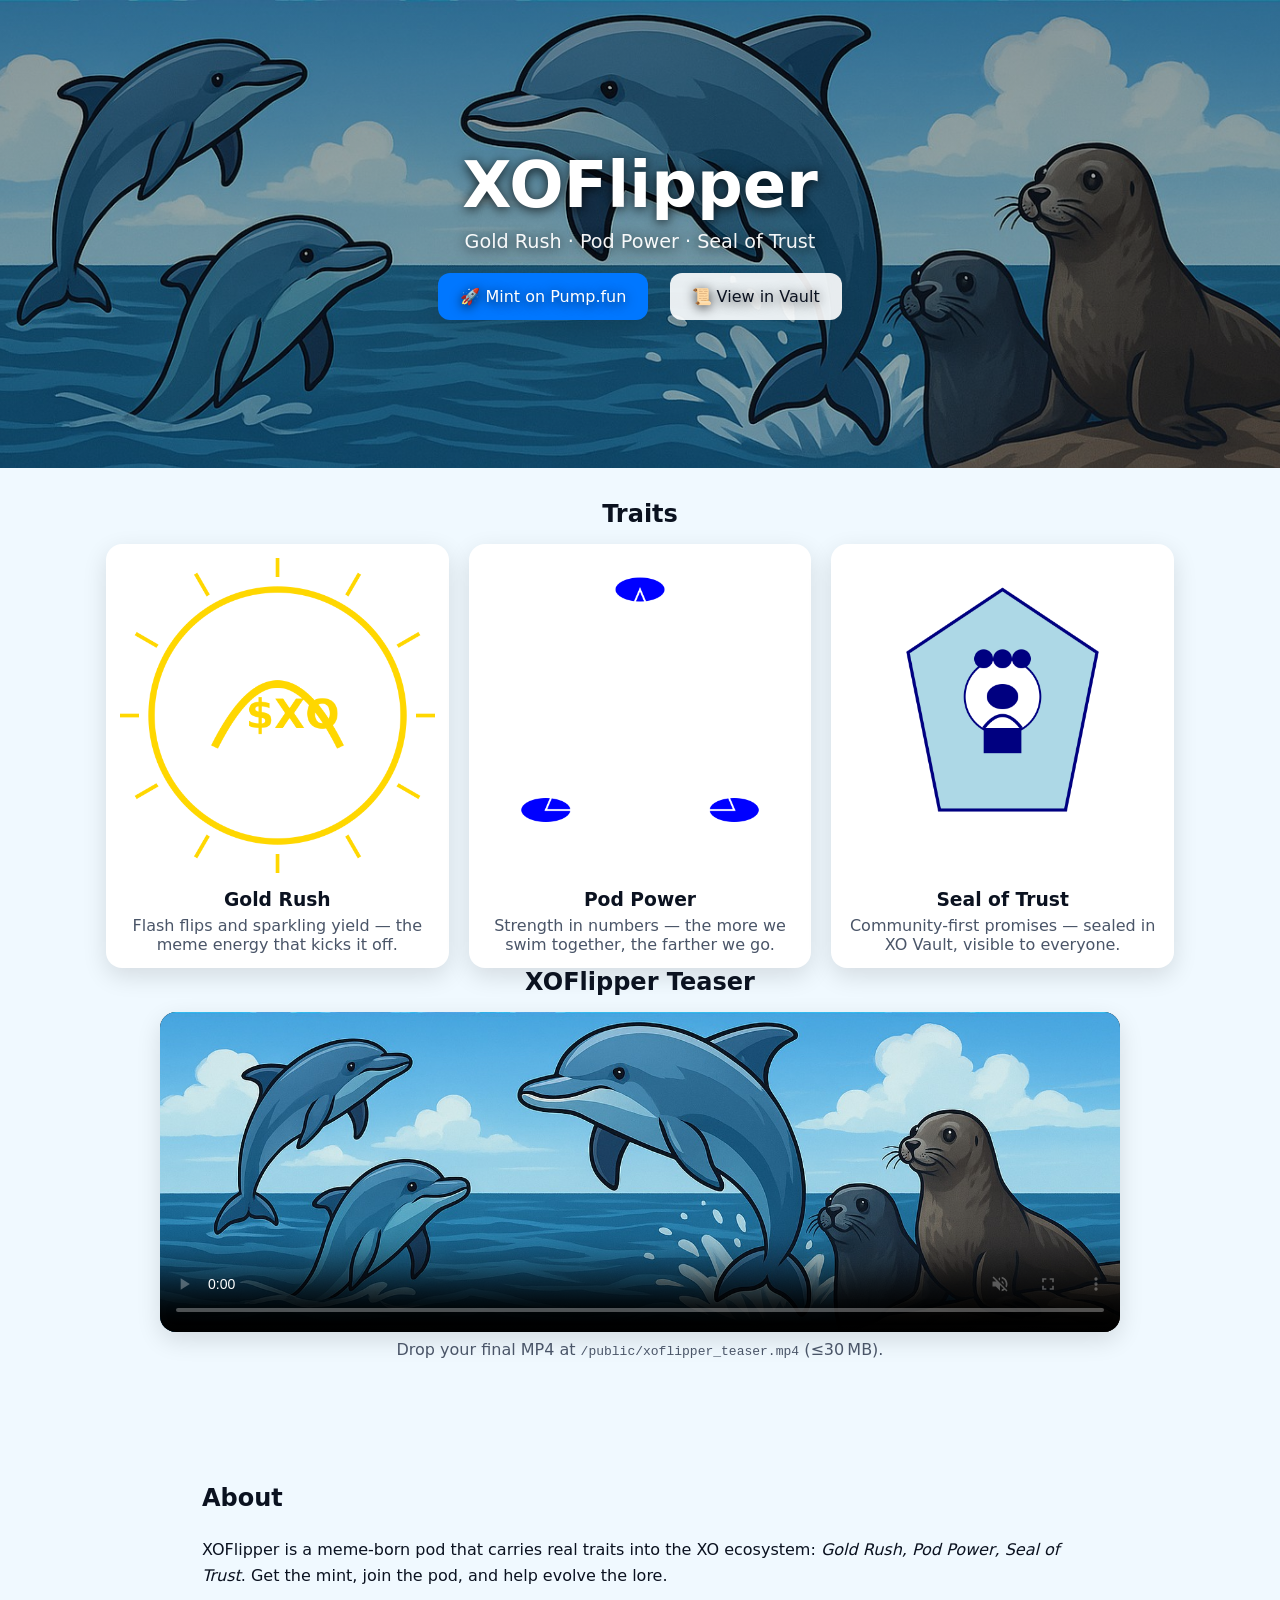
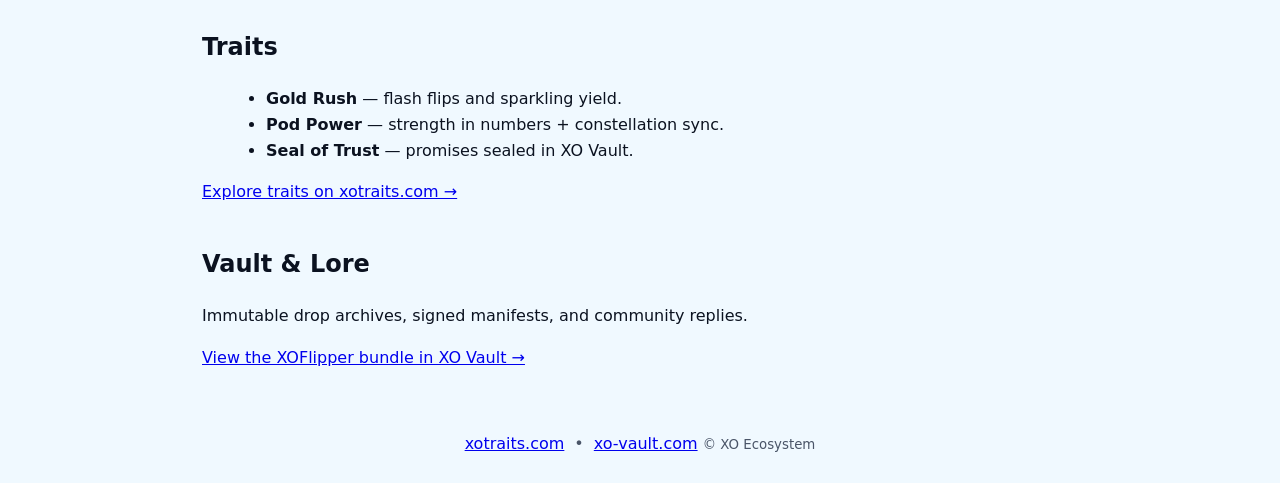
<file: .history/index_20250928164820.html>
<!DOCTYPE html>
<html lang="en">
<head>
  <meta charset="UTF-8" />
  <meta name="viewport" content="width=device-width, initial-scale=1.0"/>
  <title>XOFlipper</title>
  <link rel="icon" type="image/png" href="/public/favicon.ico">
  <link rel="preload" as="image" href="/public/dolphin_seals_banner_1500x500.jpg">
  <link rel="stylesheet" href="/styles.css" />
  <meta name="description" content="XOFlipper — a playful pod with real traits. Gold Rush · Pod Power · Seal of Trust."/>
  <meta property="og:type" content="website" />
  <meta property="og:title" content="XOFlipper — Gold Rush • Pod Power • Seal of Trust" />
  <meta property="og:description" content="A playful pod with real traits. Watch the teaser." />
  <meta property="og:image" content="https://xoflip.com/public/dolphin_seals_banner_1500x500.jpg" />
  <meta property="twitter:card" content="summary_large_image" />
  <meta property="twitter:player" content="https://xoflip.com/public/xoflipper_teaser.mp4" />
  <meta property="og:type" content="website" />
  <meta property="og:title" content="XOFlipper — Gold Rush • Pod Power • Seal of Trust" />
  <meta property="og:description" content="A playful pod with real traits. Watch the teaser." />
  <meta property="og:image" content="https://xoflip.com/public/dolphin_seals_banner_1500x500.jpg" />
  <meta property="twitter:card" content="summary_large_image" />
  <meta property="twitter:player" content="https://xoflip.com/public/xoflipper_teaser.mp4" />
</head>
<body>
  <header class="hero" role="banner" aria-label="XOFlipper banner">
    <div class="hero-inner">
      <h1>XOFlipper</h1>
      <p class="tagline">Gold Rush · Pod Power · Seal of Trust</p>
      <div class="cta-row">
        <a class="btn primary" id="mint-link" href="https://pump.fun/coin/7kJydupKi5AFHxHcL3QoMmt2T1cVkhzq1P1J1meTpump">🚀 Mint on Pump.fun</a>
        <a class="btn" href="https://xo-vault.com" target="_blank" rel="noopener">📜 View in Vault</a>
      </div>
    </div>
  </header>

  <main>
    <section class="traits" aria-labelledby="traits-title">
      <h2 id="traits-title">Traits</h2>
      <div class="grid">
        <article class="card">
          <img src="/assets/png/gold_rush_1000x1000.png" alt="Gold Rush glyph">
          <h3>Gold Rush</h3>
          <p>Flash flips and sparkling yield — the meme energy that kicks it off.</p>
        </article>
        <article class="card">
          <img src="/assets/png/pod_power_1000x1000.png" alt="Pod Power glyph">
          <h3>Pod Power</h3>
          <p>Strength in numbers — the more we swim together, the farther we go.</p>
        </article>
        <article class="card">
          <img src="/assets/png/seal_of_trust_1000x1000.png" alt="Seal of Trust glyph">
          <h3>Seal of Trust</h3>
          <p>Community-first promises — sealed in XO Vault, visible to everyone.</p>
        </article>
      </div>
    </section>

    <section class="video" aria-labelledby="video-title">
      <h2 id="video-title">XOFlipper Teaser</h2>
      <div class="video-frame">
        <!-- Replace the src below with the real final video URL when ready -->
        <video autoplay muted loop playsinline controls
          poster="/public/dolphin_seals_banner_1500x500.jpg" width="100%">
          <source src="/public/xoflipper_teaser.mp4" type="video/mp4">
        </video>
      </div>
      <p class="hint">Drop your final MP4 at <code>/public/xoflipper_teaser.mp4</code> (≤30 MB).</p>
    </section>
  </main>

  <section id="about" class="stack">
    <h2>About</h2>
    <p>XOFlipper is a meme-born pod that carries real traits into the XO ecosystem:
       <em>Gold Rush, Pod Power, Seal of Trust</em>. Get the mint, join the pod, and help evolve the lore.</p>
  </section>
  
  <section id="traits" class="stack">
    <h2>Traits</h2>
    <ul class="traits-list">
      <li><strong>Gold Rush</strong> — flash flips and sparkling yield.</li>
      <li><strong>Pod Power</strong> — strength in numbers + constellation sync.</li>
      <li><strong>Seal of Trust</strong> — promises sealed in XO Vault.</li>
    </ul>
    <p><a href="https://xotraits.com/flip" target="_blank">Explore traits on xotraits.com →</a></p>
  </section>
  
  <section id="vault" class="stack">
    <h2>Vault & Lore</h2>
    <p>Immutable drop archives, signed manifests, and community replies.</p>
    <p><a href="https://xo-vault.com/vault/drops/xoflipper" target="_blank">View the XOFlipper bundle in XO Vault →</a></p>
  </section>

  <footer>
    <nav>
      <a href="https://xotraits.com" target="_blank" rel="noopener">xotraits.com</a>
      <span>•</span>
      <a href="https://xo-vault.com" target="_blank" rel="noopener">xo-vault.com</a>
    </nav>
    <small>© XO Ecosystem</small>
  </footer>

  <script>
    // Optional: set Pump.fun link dynamically later
    const mint = document.getElementById('mint-link');
    
  </script>
</body>
</html>
</file>
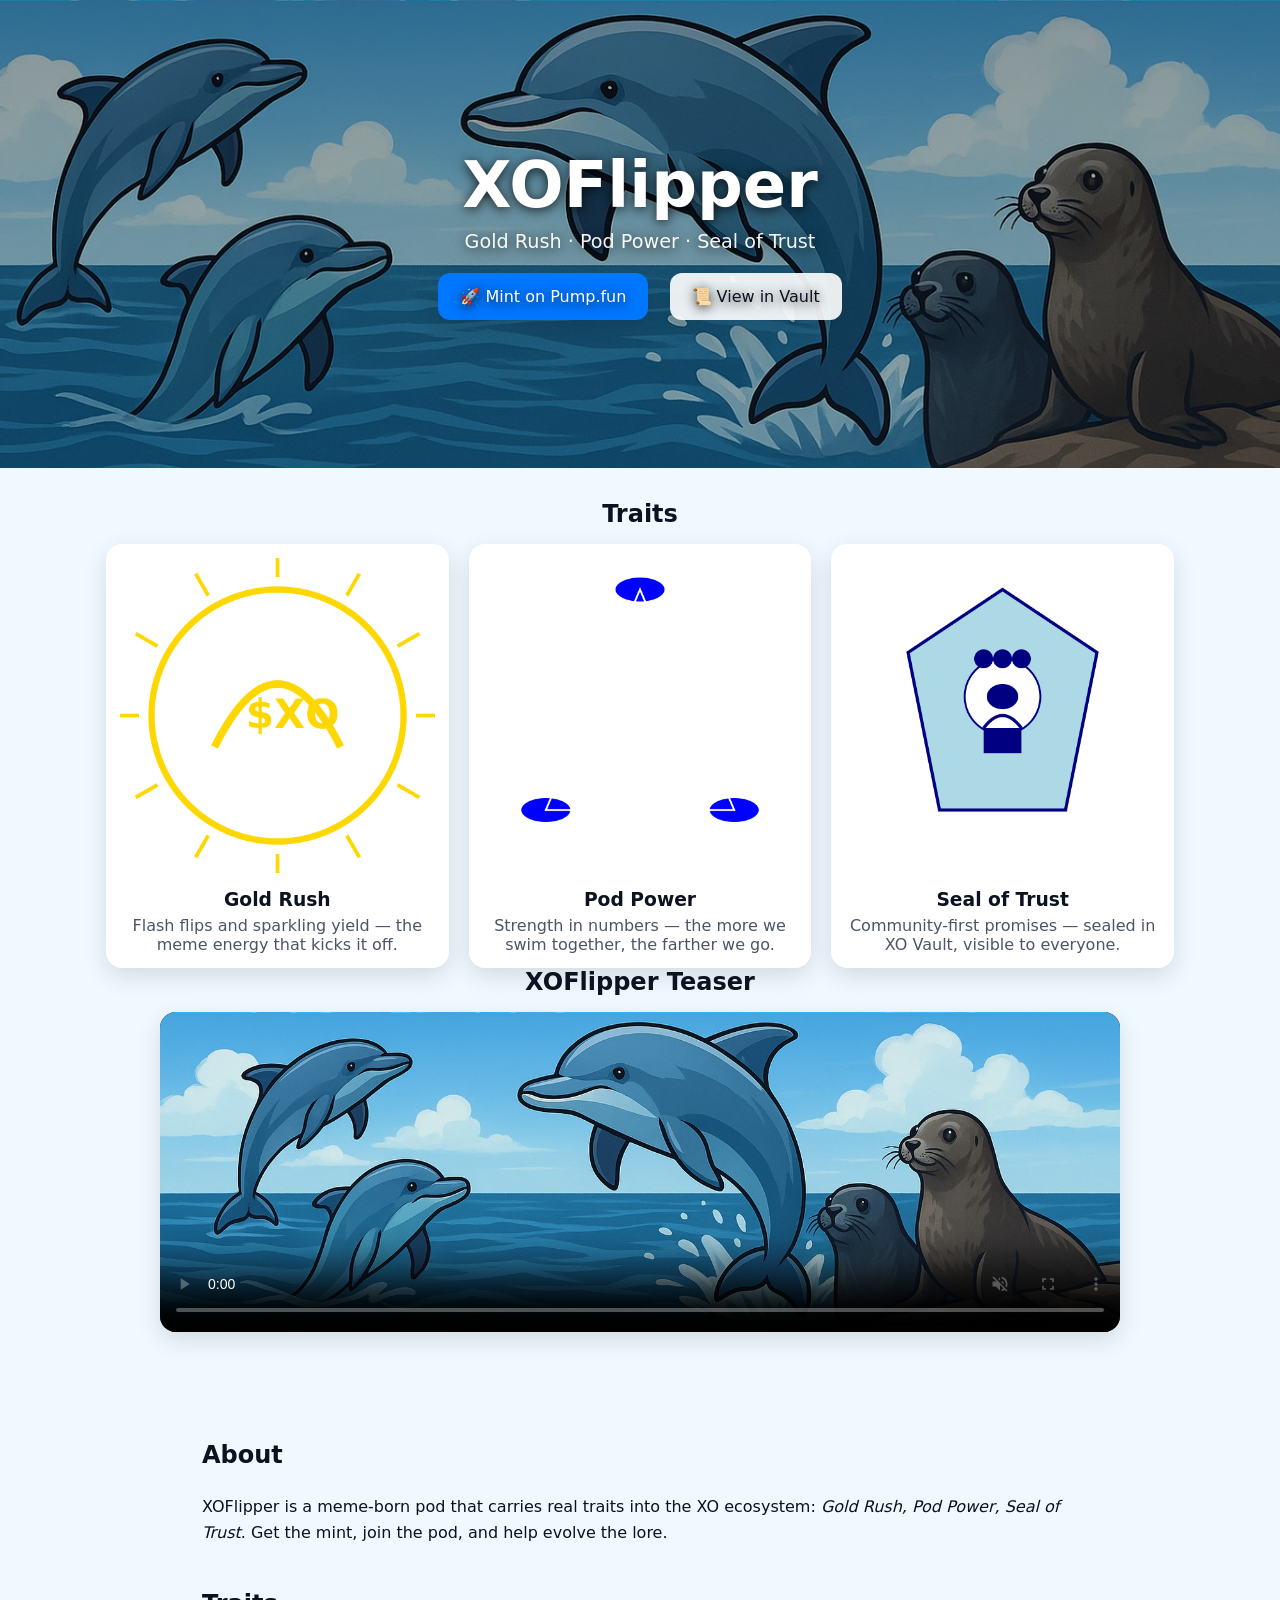
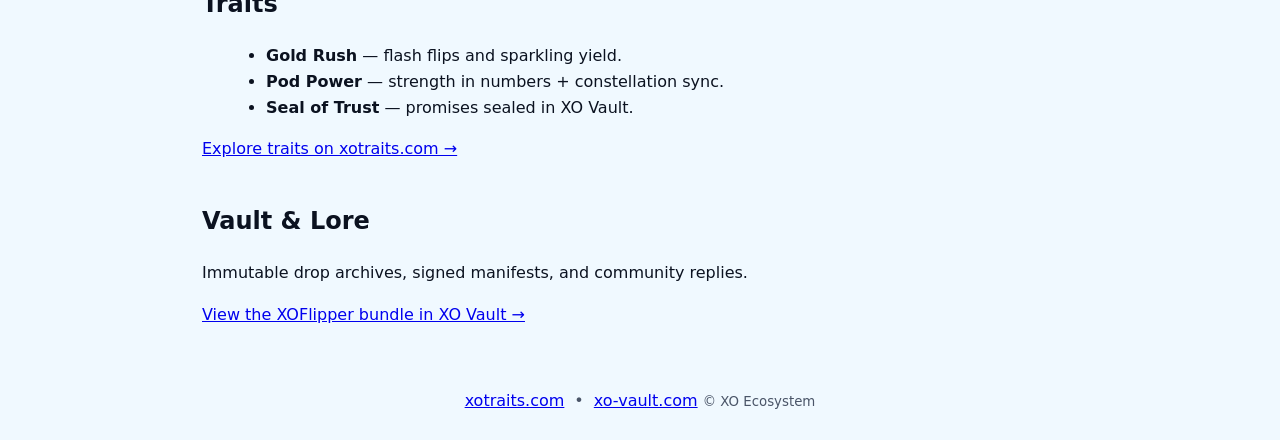
<file: .history/index_20250928172057.html>
<!DOCTYPE html>
<html lang="en">
<head>
  <meta charset="UTF-8" />
  <meta name="viewport" content="width=device-width, initial-scale=1.0"/>
  <title>XOFlipper</title>
  <link rel="icon" type="image/png" href="/public/favicon.ico">
  <link rel="preload" as="image" href="/public/dolphin_seals_banner_1500x500.jpg">
  <link rel="stylesheet" href="/styles.css" />
  <meta name="description" content="XOFlipper — a playful pod with real traits. Gold Rush · Pod Power · Seal of Trust."/>
  <meta property="og:type" content="website" />
  <meta property="og:title" content="XOFlipper — Gold Rush • Pod Power • Seal of Trust" />
  <meta property="og:description" content="A playful pod with real traits. Watch the teaser." />
  <meta property="og:image" content="https://xoflip.com/public/dolphin_seals_banner_1500x500.jpg" />
  <meta property="twitter:card" content="summary_large_image" />
  <meta property="twitter:player" content="https://xoflip.com/public/xoflipper_teaser.mp4" />
  <meta property="og:type" content="website" />
  <meta property="og:title" content="XOFlipper — Gold Rush • Pod Power • Seal of Trust" />
  <meta property="og:description" content="A playful pod with real traits. Watch the teaser." />
  <meta property="og:image" content="https://xoflip.com/public/dolphin_seals_banner_1500x500.jpg" />
  <meta property="twitter:card" content="summary_large_image" />
  <meta property="twitter:player" content="https://xoflip.com/public/xoflipper_teaser.mp4" />
</head>
<body>
  <header class="hero" role="banner" aria-label="XOFlipper banner">
    <div class="hero-inner">
      <h1>XOFlipper</h1>
      <p class="tagline">Gold Rush · Pod Power · Seal of Trust</p>
      <div class="cta-row">
        <a class="btn primary" id="mint-link" href="https://pump.fun/coin/7kJydupKi5AFHxHcL3QoMmt2T1cVkhzq1P1J1meTpump">🚀 Mint on Pump.fun</a>
        <a class="btn" href="https://xo-vault.com" target="_blank" rel="noopener">📜 View in Vault</a>
      </div>
    </div>
  </header>

  <main>
    <section class="traits" aria-labelledby="traits-title">
      <h2 id="traits-title">Traits</h2>
      <div class="grid">
        <article class="card">
          <img src="/assets/png/gold_rush_1000x1000.png" alt="Gold Rush glyph">
          <h3>Gold Rush</h3>
          <p>Flash flips and sparkling yield — the meme energy that kicks it off.</p>
        </article>
        <article class="card">
          <img src="/assets/png/pod_power_1000x1000.png" alt="Pod Power glyph">
          <h3>Pod Power</h3>
          <p>Strength in numbers — the more we swim together, the farther we go.</p>
        </article>
        <article class="card">
          <img src="/assets/png/seal_of_trust_1000x1000.png" alt="Seal of Trust glyph">
          <h3>Seal of Trust</h3>
          <p>Community-first promises — sealed in XO Vault, visible to everyone.</p>
        </article>
      </div>
    </section>

    <section class="video" aria-labelledby="video-title">
      <h2 id="video-title">XOFlipper Teaser</h2>
      <div class="video-frame">
        <!-- Replace the src below with the real final video URL when ready -->
        <video autoplay muted loop playsinline controls
          poster="/public/dolphin_seals_banner_1500x500.jpg" width="100%">
          <source src="/public/xoflipper_teaser.mp4" type="video/mp4">
        </video>
      </div>
      
    </section>
  </main>

  <section id="about" class="stack">
    <h2>About</h2>
    <p>XOFlipper is a meme-born pod that carries real traits into the XO ecosystem:
       <em>Gold Rush, Pod Power, Seal of Trust</em>. Get the mint, join the pod, and help evolve the lore.</p>
  </section>
  
  <section id="traits" class="stack">
    <h2>Traits</h2>
    <ul class="traits-list">
      <li><strong>Gold Rush</strong> — flash flips and sparkling yield.</li>
      <li><strong>Pod Power</strong> — strength in numbers + constellation sync.</li>
      <li><strong>Seal of Trust</strong> — promises sealed in XO Vault.</li>
    </ul>
    <p><a href="https://xotraits.com/flip" target="_blank">Explore traits on xotraits.com →</a></p>
  </section>
  
  <section id="vault" class="stack">
    <h2>Vault & Lore</h2>
    <p>Immutable drop archives, signed manifests, and community replies.</p>
    <p><a href="https://xo-vault.com/vault/drops/xoflipper" target="_blank">View the XOFlipper bundle in XO Vault →</a></p>
  </section>

  <footer>
    <nav>
      <a href="https://xotraits.com" target="_blank" rel="noopener">xotraits.com</a>
      <span>•</span>
      <a href="https://xo-vault.com" target="_blank" rel="noopener">xo-vault.com</a>
    </nav>
    <small>© XO Ecosystem</small>
  </footer>

  <script>
    // Optional: dynamic overrides can go here. No-op by default.
  </script>
</body>
</html>
</file>
<file: styles.css>
* { box-sizing: border-box; }
:root {
  --bg: #f0f9ff;
  --ink: #0b1220;
  --muted: #4a5568;
  --brand: #0077ff;
  --brand-dark: #005fcc;
  --card: #ffffff;
  --shadow: 0 8px 24px rgba(0,0,0,0.12);
  --radius: 16px;
}
html, body { height: 100%; }
body {
  margin: 0;
  font-family: ui-sans-serif, system-ui, -apple-system, Segoe UI, Roboto, Helvetica, Arial, 'Apple Color Emoji', 'Segoe UI Emoji';
  background: var(--bg);
  color: var(--ink);
}

.hero {
  height: 52vh;
  min-height: 320px;
  background: url('/public/dolphin_seals_banner_1500x500.jpg') center/cover no-repeat;
  display: grid;
  place-items: center;
  text-align: center;
  position: relative;
}
.hero::after {
  content: '';
  position: absolute;
  inset: 0;
  background: linear-gradient(180deg, rgba(0,0,0,0.35), rgba(0,0,0,0.25));
}
.hero-inner {
  position: relative;
  z-index: 1;
  color: white;
  text-shadow: 0 2px 12px rgba(0,0,0,0.8);
}
.hero h1 { font-size: clamp(2rem, 6vw, 4rem); margin: 0; }
.tagline { margin: 8px 0 20px; font-size: 1.2rem; opacity: .95; }

.btn {
  display: inline-block;
  padding: 14px 22px;
  border-radius: 12px;
  background: rgba(255,255,255,0.9);
  color: var(--ink);
  text-decoration: none;
  margin: 0 8px;
  box-shadow: var(--shadow);
  transition: transform .1s ease, background .2s ease;
}
.btn:hover { transform: translateY(-2px); background: #fff; }
.btn.primary { background: var(--brand); color: #fff; }
.btn.primary:hover { background: var(--brand-dark); }

main { max-width: 1100px; margin: 0 auto; padding: 32px 16px 64px; }

.traits h2, .video h2 { text-align: center; margin: 0 0 16px; }
.grid {
  display: grid;
  grid-template-columns: repeat(auto-fit, minmax(240px, 1fr));
  gap: 20px;
}
.card {
  background: var(--card);
  border-radius: var(--radius);
  box-shadow: var(--shadow);
  padding: 14px;
  text-align: center;
}
.card img {
  width: 100%;
  border-radius: 12px;
}
.card h3 { margin: 12px 0 6px; }
.card p { margin: 0; color: var(--muted); }

.video-frame {
  margin: 12px auto 0;
  max-width: 960px;
  background: #000;
  border-radius: var(--radius);
  overflow: hidden;
  box-shadow: var(--shadow);
}
video { width: 100%; height: auto; display: block; }
.hint { text-align: center; color: var(--muted); margin-top: 8px; }

footer {
  padding: 24px;
  text-align: center;
  color: var(--muted);
}
footer nav { display: inline-flex; gap: 10px; align-items: center; margin-bottom: 6px; }

/* helpers */
.stack { max-width: 900px; margin: 40px auto; padding: 0 12px; line-height: 1.6; }
.traits-list { list-style: disc; margin-left: 1.5rem; }
</file>
